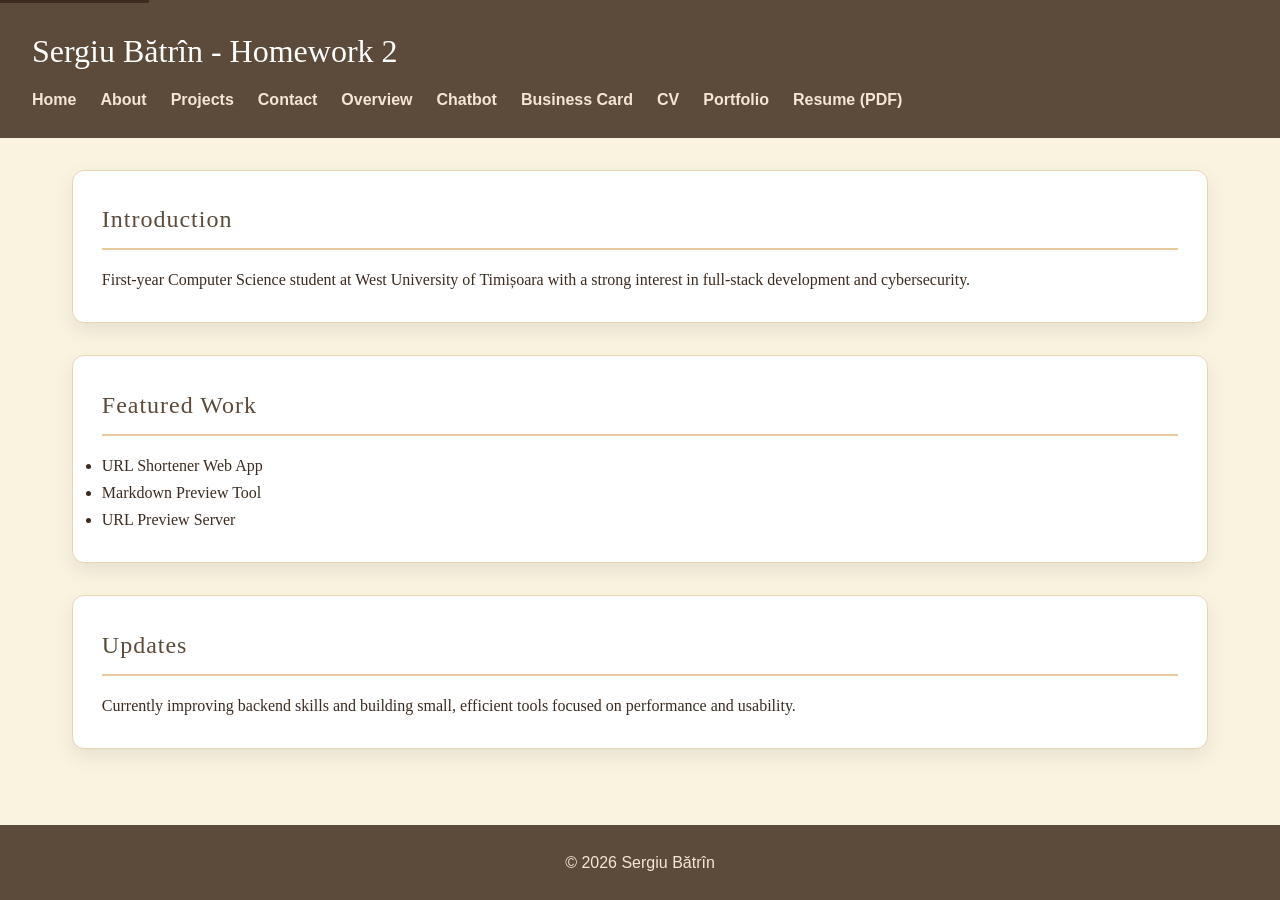
<file: index.html>
<!DOCTYPE html>
<html lang="en">
<head>
    <style>
    h2 {
        letter-spacing: 1px;
    }
</style>
    <meta charset="UTF-8">
    <meta name="viewport" content="width=device-width, initial-scale=1.0">
    <title>Sergiu Bătrîn - Portfolio</title>
    <link rel="stylesheet" href="style.css">
</head>
<body>

<a href="#main-content" class="skip-link">Skip to main content</a>

<header>
    <h1>Sergiu Bătrîn - Homework 2</h1>
    <nav>
                <ul>
      <li><a href="index.html" aria-current="page">Home</a></li>
      <li><a href="about.html">About</a></li>
      <li><a href="projects.html">Projects</a></li>
      <li><a href="contact.html">Contact</a></li>
      <li><a href="overview.html">Overview</a></li>
      <li><a href="chatbot.html">Chatbot</a></li>
      <li><a href="card.html">Business Card</a></li>
      <li><a href="cv.html">CV</a></li>
      <li><a href="portfolio.html">Portfolio</a></li>
      <li><a href="CV.pdf">Resume (PDF)</a></li>
    </ul>
    </nav>
</header>

<main id="main-content">

<section>
    <h2>Introduction</h2>
    <p>First-year Computer Science student at West University of Timișoara with a strong interest in full-stack development and cybersecurity.</p>
</section>

<section>
    <h2>Featured Work</h2>
    <ul>
        <li>URL Shortener Web App</li>
        <li>Markdown Preview Tool</li>
        <li>URL Preview Server</li>
    </ul>
</section>

<section>
    <h2>Updates</h2>
    <p>Currently improving backend skills and building small, efficient tools focused on performance and usability.</p>
</section>

</main>

<footer>
    <p>&copy; 2026 Sergiu Bătrîn</p>
</footer>

</body>
</html>
</file>
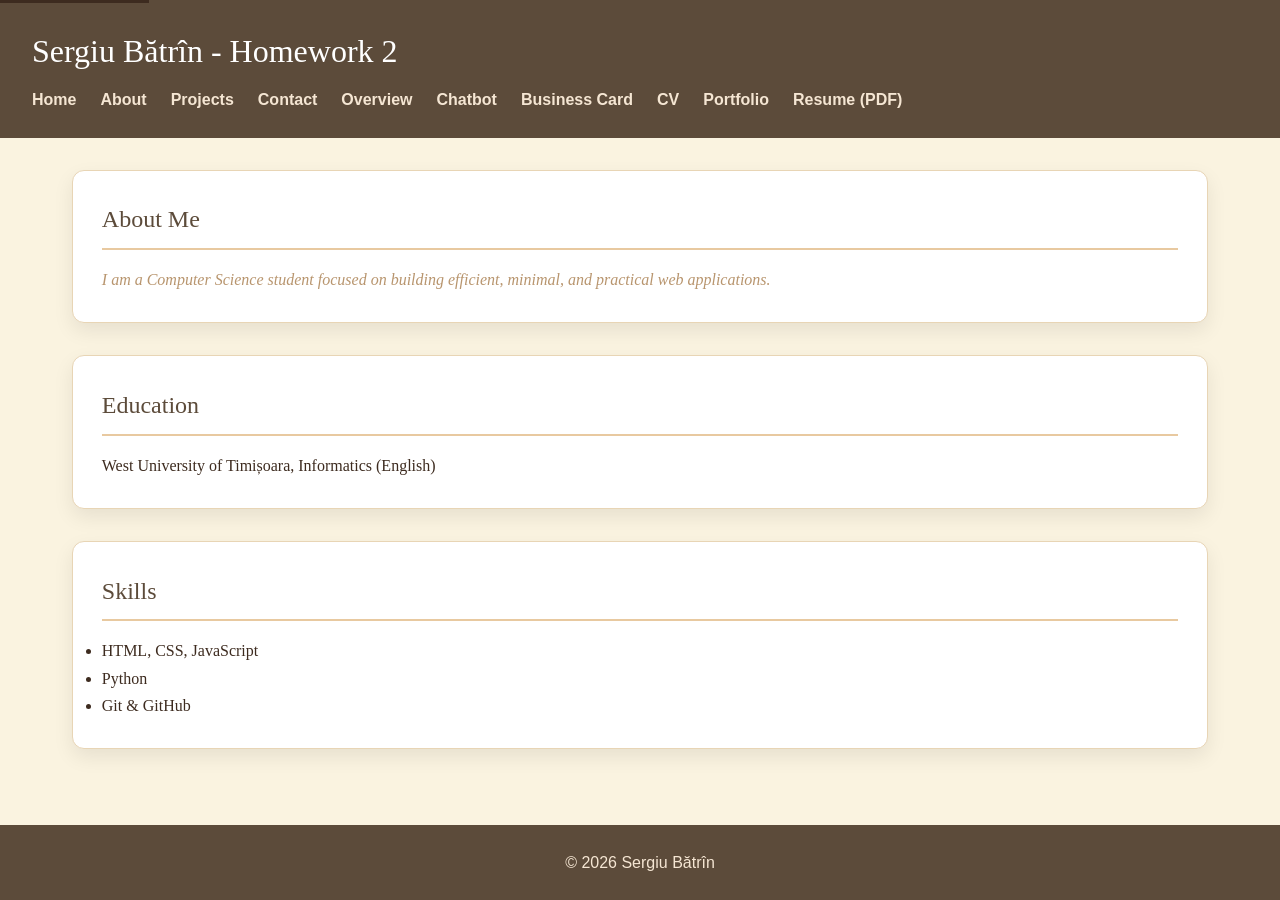
<file: about.html>
<!DOCTYPE html>
<html lang="en">
<head>
    <meta charset="UTF-8">
    <meta name="viewport" content="width=device-width, initial-scale=1.0">
    <title>About - Sergiu Bătrîn</title>
    <link rel="stylesheet" href="style.css">
</head>
<body>

<a href="#main-content" class="skip-link">Skip to main content</a>

<header>
    <h1>Sergiu Bătrîn - Homework 2</h1>
    <nav>
                <ul>
      <li><a href="index.html">Home</a></li>
      <li><a href="about.html">About</a></li>
      <li><a href="projects.html">Projects</a></li>
      <li><a href="contact.html">Contact</a></li>
      <li><a href="overview.html">Overview</a></li>
      <li><a href="chatbot.html">Chatbot</a></li>
      <li><a href="card.html">Business Card</a></li>
      <li><a href="cv.html" aria-current="page">CV</a></li>
      <li><a href="portfolio.html">Portfolio</a></li>
      <li><a href="CV.pdf">Resume (PDF)</a></li>
    </ul>
    </nav>
</header>

<main id="main-content">
<section>
    <h2>About Me</h2>
    <p style="color: #b8956e; font-style: italic;">I am a Computer Science student focused on building efficient, minimal, and practical web applications.</p>
</section>

<section>
    <h2>Education</h2>
    <p>West University of Timișoara, Informatics (English)</p>
</section>

<section>
    <h2>Skills</h2>
    <ul>
        <li>HTML, CSS, JavaScript</li>
        <li>Python</li>
        <li>Git & GitHub</li>
    </ul>
</section>

</main>

<footer>
    <p>&copy; 2026 Sergiu Bătrîn</p>
</footer>

</body>
</html>
</file>
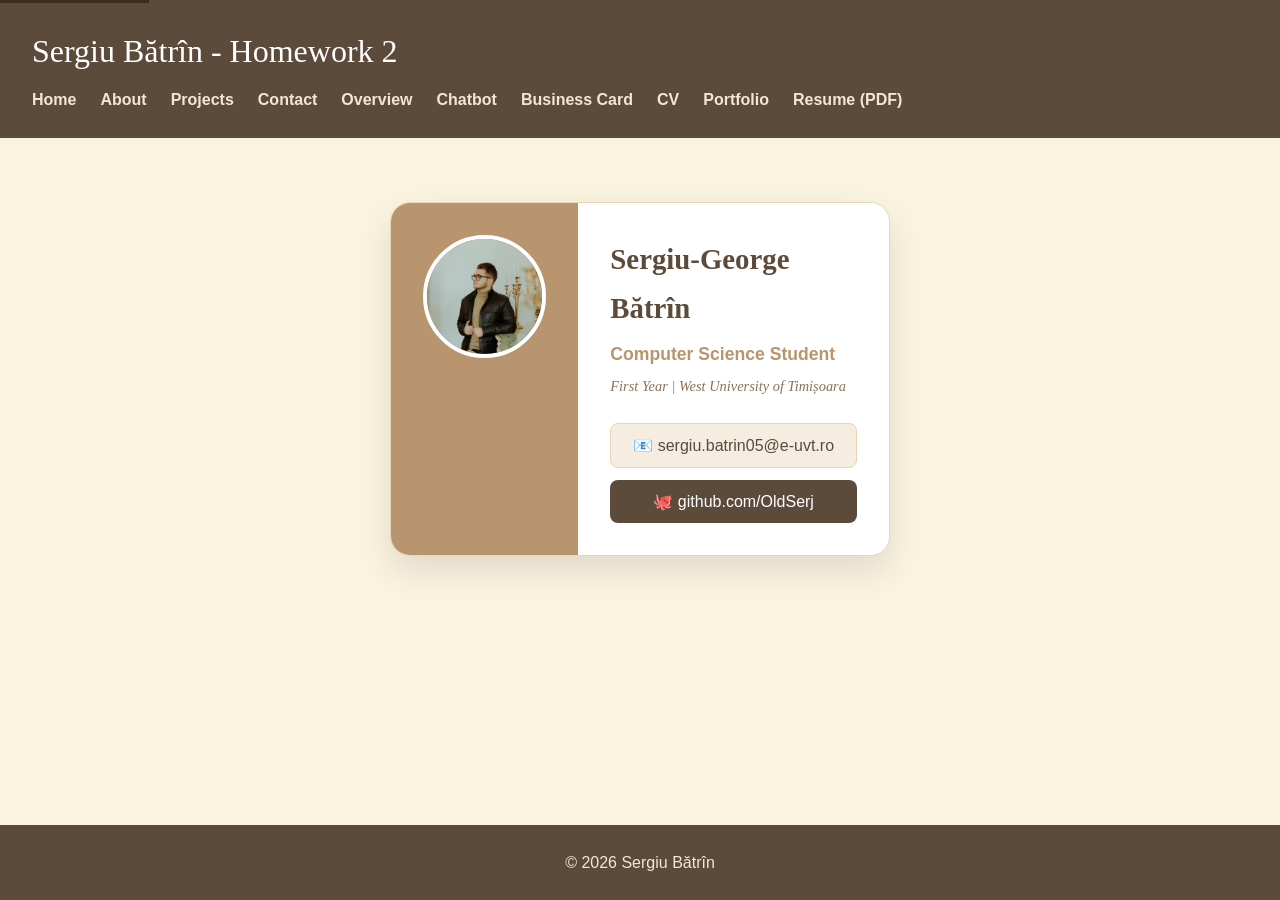
<file: card.html>
<!DOCTYPE html>
<html lang="en">
<head>
    <meta charset="UTF-8">
    <meta name="viewport" content="width=device-width, initial-scale=1.0">
    <title>Business Card - Sergiu Bătrîn</title>
    <link rel="stylesheet" href="style.css">
    <link rel="stylesheet" href="card.css">
</head>
<body>

<a href="#main-content" class="skip-link">Skip to main content</a>

<header>
    <h1>Sergiu Bătrîn - Homework 2</h1>
    <nav>
        <ul>
      <li><a href="index.html">Home</a></li>
      <li><a href="about.html">About</a></li>
      <li><a href="projects.html">Projects</a></li>
      <li><a href="contact.html">Contact</a></li>
      <li><a href="overview.html">Overview</a></li>
      <li><a href="chatbot.html">Chatbot</a></li>
      <li><a href="card.html" aria-current="page">Business Card</a></li>
      <li><a href="cv.html">CV</a></li>
      <li><a href="portfolio.html">Portfolio</a></li>
      <li><a href="CV.pdf">Resume (PDF)</a></li>
    </ul>
    </nav>
</header>

<main id="main-content">
    <div class="business-card">
        <div class="card-image">
            <img src="serj.jpg" alt="Sergiu Bătrîn profile photo">
        </div>
        <div class="card-content">
            <h2 id="name">Sergiu-George Bătrîn</h2>
            <p class="specialization">Computer Science Student</p>
            <p class="year">First Year | West University of Timișoara</p>
            <div class="card-links">
                <a href="mailto:sergiu.batrin05@e-uvt.ro" class="email-link">📧 sergiu.batrin05@e-uvt.ro</a>
                <a href="https://github.com/OldSerj" class="github-link">🐙 github.com/OldSerj</a>
            </div>
        </div>
    </div>
</main>

<footer>
    <p>&copy; 2026 Sergiu Bătrîn</p>
</footer>

</body>
</html>
</file>
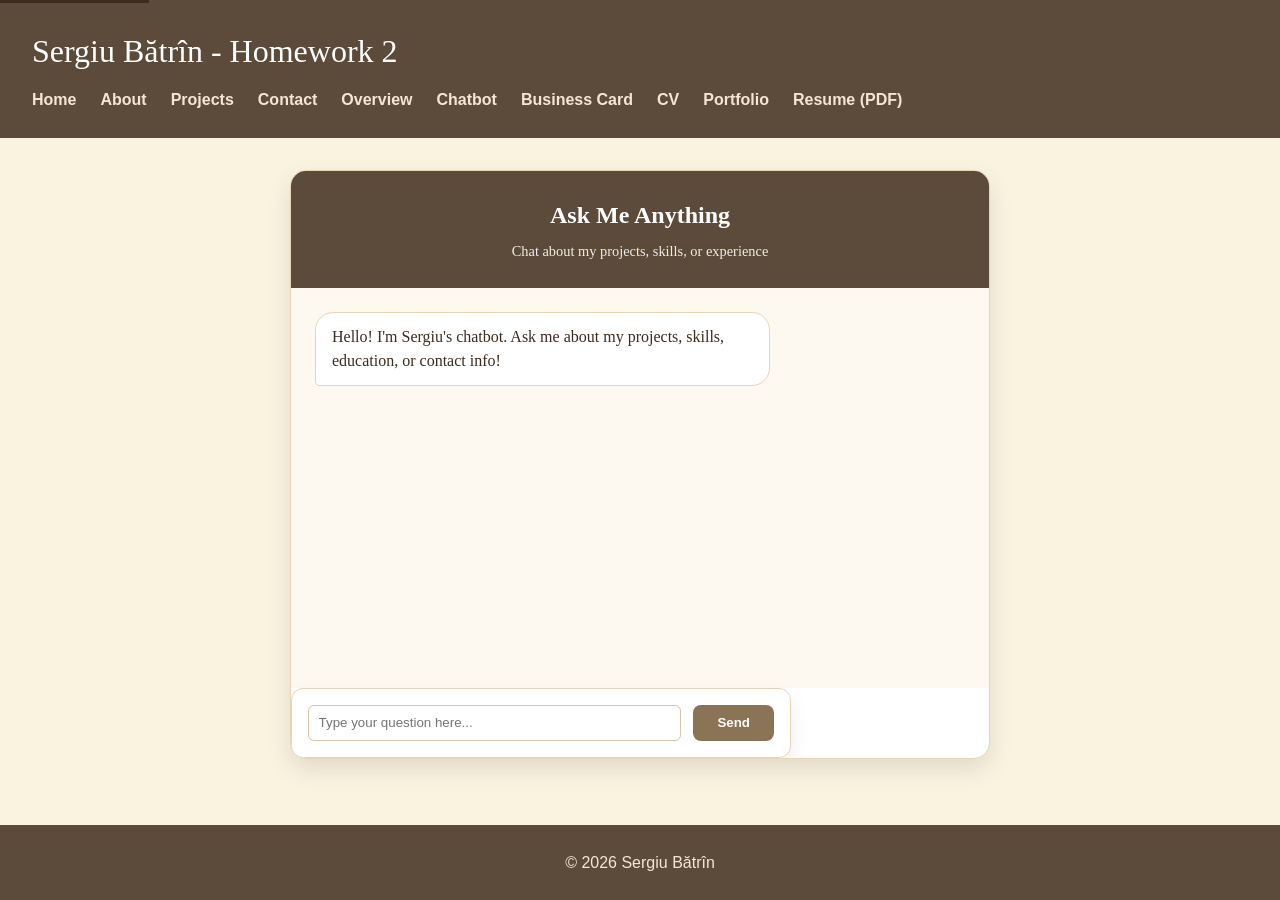
<file: chatbot.html>
<!DOCTYPE html>
<html lang="en">
<head>
    <meta charset="UTF-8">
    <meta name="viewport" content="width=device-width, initial-scale=1.0">
    <title>Chatbot - Sergiu Bătrîn</title>
    <link rel="stylesheet" href="style.css">
    <link rel="stylesheet" href="chatbot.css">
</head>
<body>

<a href="#main-content" class="skip-link">Skip to main content</a>

<header>
    <h1>Sergiu Bătrîn - Homework 2</h1>
    <nav>
        <ul>
      <li><a href="index.html">Home</a></li>
      <li><a href="about.html">About</a></li>
      <li><a href="projects.html">Projects</a></li>
      <li><a href="contact.html">Contact</a></li>
      <li><a href="overview.html">Overview</a></li>
      <li><a href="chatbot.html" aria-current="page">Chatbot</a></li>
      <li><a href="card.html">Business Card</a></li>
      <li><a href="cv.html">CV</a></li>
      <li><a href="portfolio.html">Portfolio</a></li>
      <li><a href="CV.pdf">Resume (PDF)</a></li>
    </ul>
    </nav>
</header>

<main id="main-content">
    <div class="chatbot-container">
        <div class="chat-header">
            <h2>Ask Me Anything</h2>
            <p>Chat about my projects, skills, or experience</p>
        </div>
        
        <div class="chat-messages" id="chatMessages">
            <div class="message bot">
                <div class="message-content">
                    Hello! I'm Sergiu's chatbot. Ask me about my projects, skills, education, or contact info!
                </div>
            </div>
        </div>
        
        <form id="chatForm" class="chat-form">
            <input type="text" id="userInput" placeholder="Type your question here..." required>
            <button type="submit">Send</button>
        </form>
    </div>
</main>

<footer>
    <p>&copy; 2026 Sergiu Bătrîn</p>
</footer>

<script src="chatbot.js"></script>
</body>
</html>
</file>
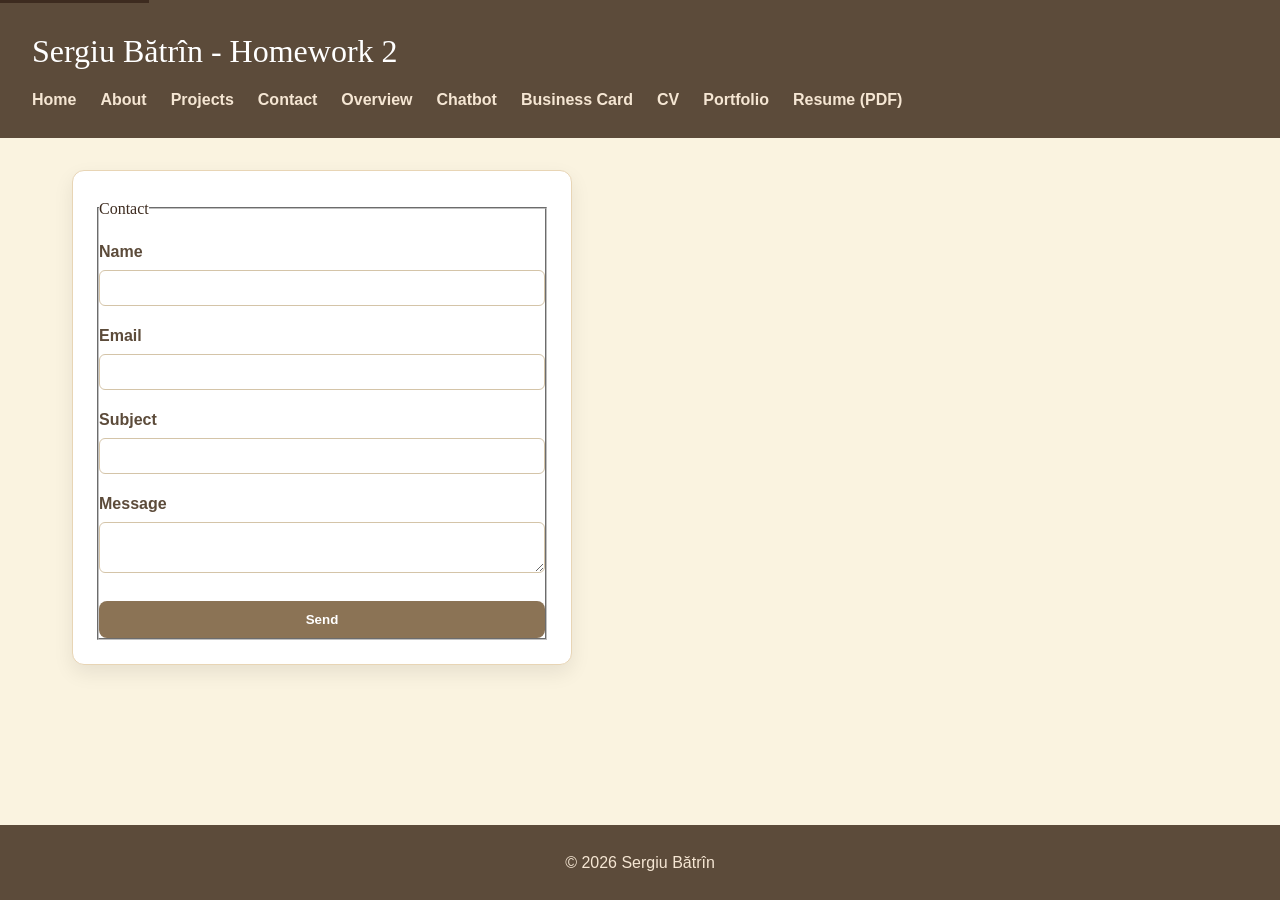
<file: contact.html>
<!DOCTYPE html>
<html lang="en">
<head>
    <meta charset="UTF-8">
    <meta name="viewport" content="width=device-width, initial-scale=1.0">
    <title>Contact - Sergiu Bătrîn</title>
    <link rel="stylesheet" href="style.css">
</head>
<body>

<a href="#main-content" class="skip-link">Skip to main content</a>

<header>
    <h1>Sergiu Bătrîn - Homework 2</h1>
    <nav>
        <ul>
      <li><a href="index.html">Home</a></li>
      <li><a href="about.html">About</a></li>
      <li><a href="projects.html">Projects</a></li>
      <li><a href="contact.html" aria-current="page">Contact</a></li>
      <li><a href="overview.html">Overview</a></li>
      <li><a href="chatbot.html">Chatbot</a></li>
      <li><a href="card.html">Business Card</a></li>
      <li><a href="cv.html">CV</a></li>
      <li><a href="portfolio.html">Portfolio</a></li>
      <li><a href="CV.pdf">Resume (PDF)</a></li>
    </ul>
    </nav>
</header>

<main id="main-content">

<form>
    <fieldset>
        <legend>Contact</legend>

        <label for="name">Name</label>
        <input type="text" id="name" name="name" required>

        <label for="email">Email</label>
        <input type="email" id="email" name="email" required>

        <label for="subject">Subject</label>
        <input type="text" id="subject" name="subject" required>

        <label for="message">Message</label>
        <textarea id="message" name="message" required></textarea>

        <button type="submit">Send</button>
    </fieldset>
</form>

</main>

<footer>
    <p>&copy; 2026 Sergiu Bătrîn</p>
</footer>

</body>
</html>
</file>
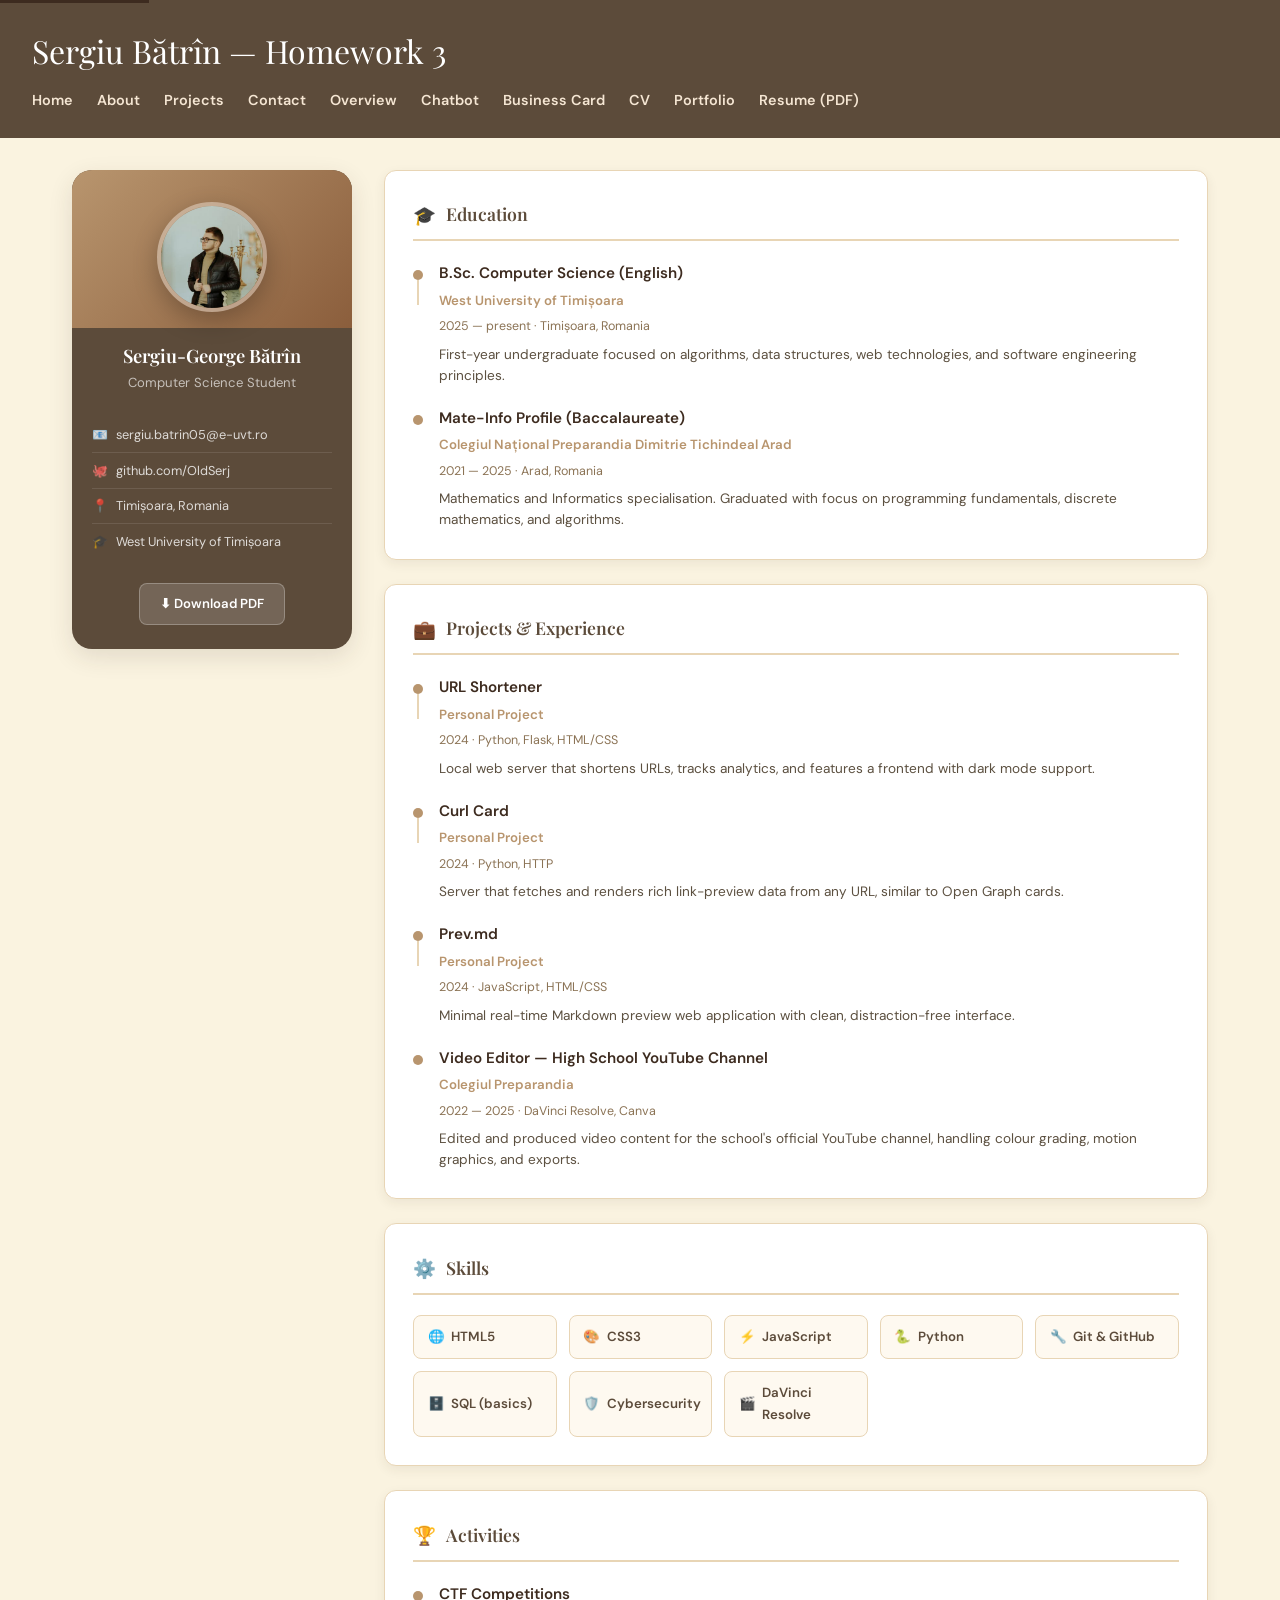
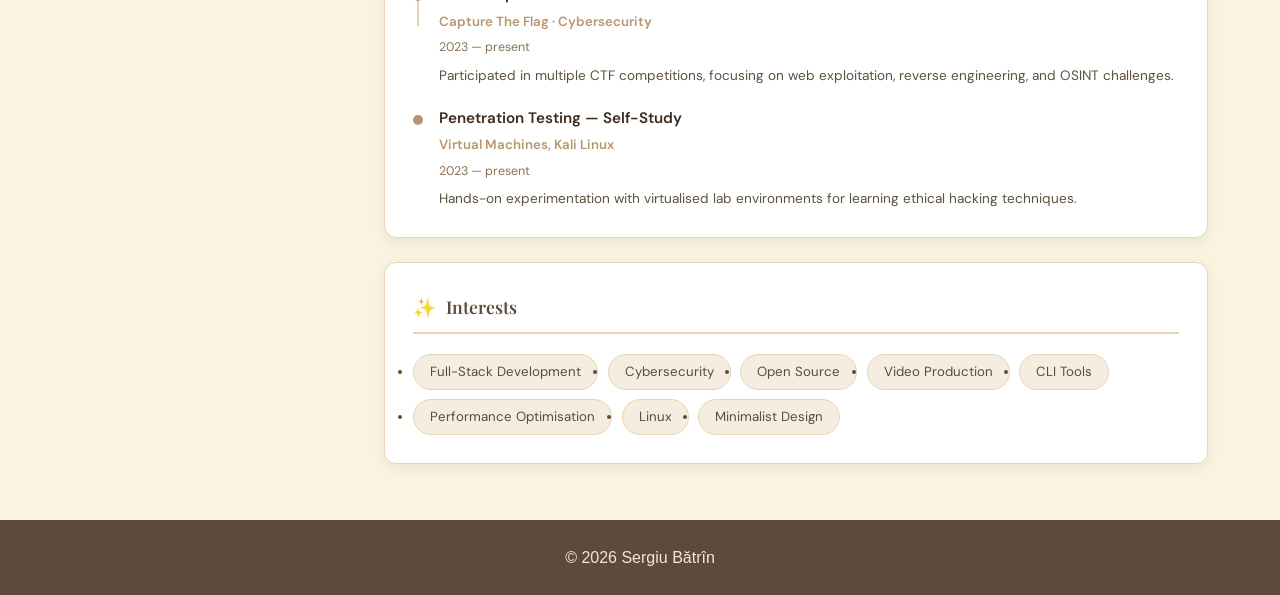
<file: cv.html>
<!DOCTYPE html>
<html lang="en">
<head>
  <meta charset="UTF-8">
  <meta name="viewport" content="width=device-width, initial-scale=1.0">
  <title>CV — Sergiu Bătrîn</title>
  <meta name="description" content="Curriculum Vitae of Sergiu Bătrîn, Computer Science student at West University of Timișoara.">
  <link rel="preconnect" href="https://fonts.googleapis.com">
  <link rel="preconnect" href="https://fonts.gstatic.com" crossorigin>
  <link href="https://fonts.googleapis.com/css2?family=Playfair+Display:ital,wght@0,400;0,600;1,400&family=DM+Sans:wght@400;500;600&display=swap" rel="stylesheet">
  <link rel="stylesheet" href="style.css">
  <style>
    :root {
      --cream:      #faf3e0;
      --white:      #ffffff;
      --brown-dark: #3d2b1f;
      --brown-mid:  #5c4b3a;
      --brown-lite: #8B7355;
      --tan:        #b8956e;
      --tan-lite:   #e8d5b5;
      --tan-bg:     #f5ede0;
      --tan-pale:   #fef9f0;
      --font-serif: 'Playfair Display', Georgia, serif;
      --font-sans:  'DM Sans', Arial, sans-serif;
      --shadow-md:  0 8px 24px rgba(61,43,31,.12);
      --radius-md:  12px;
      --radius-lg:  20px;
      --transition: .25s ease;
    }

    header h1 { font-family: var(--font-serif); }
    nav a { font-family: var(--font-sans); font-size: .9rem; font-weight: 600; }
    nav a:focus-visible { outline: 3px solid var(--tan); outline-offset: 3px; border-radius: 2px; }

    .cv-wrap {
      display: grid;
      grid-template-columns: 280px 1fr;
      gap: 2rem;
      align-items: start;
    }

    .cv-sidebar {
      position: sticky;
      top: 6rem;
    }
    .cv-profile-card {
      background: var(--brown-mid);
      border-radius: var(--radius-lg);
      overflow: hidden;
      box-shadow: var(--shadow-md);
      text-align: center;
      padding-bottom: 1.5rem;
      animation: slideIn .5s ease both;
    }
    @keyframes slideIn {
      from { opacity:0; transform: translateY(20px); }
      to   { opacity:1; transform: translateY(0); }
    }
    .cv-photo-wrap {
      background: linear-gradient(135deg, var(--tan) 0%, #8B5E3C 100%);
      padding: 2rem 2rem 1rem;
    }
    .cv-photo {
      width: 110px;
      height: 110px;
      border-radius: 50%;
      border: 4px solid rgba(255,255,255,.35);
      object-fit: cover;
      object-position: center top;
      margin: 0 auto;
      display: block;
      box-shadow: 0 8px 24px rgba(0,0,0,.25);
    }
    .cv-name {
      font-family: var(--font-serif);
      font-size: 1.15rem;
      font-weight: 600;
      color: var(--white);
      margin: 1rem 1rem .25rem;
      line-height: 1.3;
    }
    .cv-role {
      font-family: var(--font-sans);
      font-size: .82rem;
      color: rgba(255,255,255,.65);
      margin: 0 1rem 1.5rem;
    }
    .cv-contact-list {
      list-style: none;
      padding: 0 1.25rem;
      margin-bottom: 1rem;
    }
    .cv-contact-list li {
      font-family: var(--font-sans);
      font-size: .8rem;
      color: rgba(255,255,255,.8);
      padding: .4rem 0;
      border-bottom: 1px solid rgba(255,255,255,.1);
      display: flex;
      align-items: center;
      gap: .5rem;
      word-break: break-all;
    }
    .cv-contact-list li:last-child { border-bottom: none; }
    .cv-dl-btn {
      display: inline-block;
      background: rgba(255,255,255,.15);
      color: var(--white);
      border: 1px solid rgba(255,255,255,.25);
      border-radius: 8px;
      font-family: var(--font-sans);
      font-size: .82rem;
      font-weight: 600;
      padding: .55rem 1.25rem;
      text-decoration: none;
      transition: background var(--transition);
      margin-top: .5rem;
    }
    .cv-dl-btn:hover { background: rgba(255,255,255,.25); }
    .cv-dl-btn:focus-visible { outline: 3px solid var(--tan); outline-offset: 3px; border-radius: 8px; }

    .cv-main { min-width: 0; }

    .cv-section {
      background: var(--white);
      border: 1px solid var(--tan-lite);
      border-radius: var(--radius-md);
      padding: 1.75rem;
      margin-bottom: 1.5rem;
      box-shadow: 0 4px 12px rgba(61,43,31,.07);
      animation: slideIn .5s ease both;
    }
    .cv-section:nth-child(1) { animation-delay: .05s; }
    .cv-section:nth-child(2) { animation-delay: .1s; }
    .cv-section:nth-child(3) { animation-delay: .15s; }
    .cv-section:nth-child(4) { animation-delay: .2s; }
    .cv-section:nth-child(5) { animation-delay: .25s; }

    .cv-section-title {
      font-family: var(--font-serif);
      font-size: 1.1rem;
      font-weight: 600;
      color: var(--brown-mid);
      padding-bottom: .6rem;
      margin-bottom: 1.25rem;
      border-bottom: 2px solid var(--tan-lite);
      display: flex;
      align-items: center;
      gap: .6rem;
    }
    .cv-section-title span { font-size: 1.15rem; }

    .cv-timeline { display: flex; flex-direction: column; gap: 1.25rem; }
    .cv-item { display: flex; gap: 1rem; }
    .cv-item-dot {
      flex-shrink: 0;
      width: 10px;
      height: 10px;
      border-radius: 50%;
      background: var(--tan);
      margin-top: .55rem;
      position: relative;
    }
    .cv-item-dot::after {
      content: '';
      position: absolute;
      top: 10px; left: 4px;
      width: 2px;
      height: calc(100% + 15px);
      background: var(--tan-lite);
    }
    .cv-timeline > .cv-item:last-child .cv-item-dot::after { display: none; }
    .cv-item-body { flex: 1; min-width: 0; }
    .cv-item-title {
      font-family: var(--font-sans);
      font-weight: 600;
      font-size: .95rem;
      color: var(--brown-dark);
      margin-bottom: .15rem;
    }
    .cv-item-subtitle {
      font-family: var(--font-sans);
      font-size: .83rem;
      color: var(--tan);
      font-weight: 600;
      margin-bottom: .25rem;
    }
    .cv-item-meta {
      font-family: var(--font-sans);
      font-size: .78rem;
      color: var(--brown-lite);
      margin-bottom: .4rem;
    }
    .cv-item-desc {
      font-family: var(--font-sans);
      font-size: .85rem;
      color: #5c5040;
      line-height: 1.55;
    }

    .skills-grid {
      display: grid;
      grid-template-columns: repeat(auto-fill, minmax(130px, 1fr));
      gap: .75rem;
    }
    .skill-item {
      background: var(--tan-pale);
      border: 1px solid var(--tan-lite);
      border-radius: 8px;
      padding: .6rem .85rem;
      font-family: var(--font-sans);
      font-size: .83rem;
      font-weight: 600;
      color: var(--brown-mid);
      display: flex;
      align-items: center;
      gap: .4rem;
      transition: transform var(--transition), box-shadow var(--transition);
    }
    .skill-item:hover { transform: translateY(-2px); box-shadow: 0 4px 10px rgba(61,43,31,.1); }

    .interests-list {
      display: flex;
      flex-wrap: wrap;
      gap: .6rem;
    }
    .interest-tag {
      background: var(--tan-bg);
      border: 1px solid var(--tan-lite);
      border-radius: 50px;
      padding: .35rem 1rem;
      font-family: var(--font-sans);
      font-size: .83rem;
      color: var(--brown-mid);
    }

    @media (max-width: 750px) {
      .cv-wrap { grid-template-columns: 1fr; }
      .cv-sidebar { position: static; }
    }
  </style>
</head>
<body>

<a href="#main-content" class="skip-link">Skip to main content</a>

<header>
  <h1>Sergiu Bătrîn — Homework 3</h1>
  <nav aria-label="Main navigation">
    <ul>
      <li><a href="index.html">Home</a></li>
      <li><a href="about.html">About</a></li>
      <li><a href="projects.html">Projects</a></li>
      <li><a href="contact.html">Contact</a></li>
      <li><a href="overview.html">Overview</a></li>
      <li><a href="chatbot.html">Chatbot</a></li>
      <li><a href="card.html">Business Card</a></li>
      <li><a href="cv.html" aria-current="page">CV</a></li>
      <li><a href="portfolio.html">Portfolio</a></li>
      <li><a href="CV.pdf">Resume (PDF)</a></li>
    </ul>
  </nav>
</header>

<main id="main-content">

  <div class="cv-wrap">

    <aside class="cv-sidebar" aria-label="Profile and contact">
      <div class="cv-profile-card">
        <div class="cv-photo-wrap">
          <img src="serj.jpg" alt="Sergiu Bătrîn" class="cv-photo" width="110" height="110" loading="eager">
        </div>
        <p class="cv-name">Sergiu-George Bătrîn</p>
        <p class="cv-role">Computer Science Student</p>
        <ul class="cv-contact-list" aria-label="Contact details">
          <li><span aria-hidden="true">📧</span> sergiu.batrin05@e-uvt.ro</li>
          <li><span aria-hidden="true">🐙</span> github.com/OldSerj</li>
          <li><span aria-hidden="true">📍</span> Timișoara, Romania</li>
          <li><span aria-hidden="true">🎓</span> West University of Timișoara</li>
        </ul>
        <a href="CV.pdf" class="cv-dl-btn" download aria-label="Download CV as PDF">⬇ Download PDF</a>
      </div>
    </aside>

    <div class="cv-main" role="region" aria-label="Curriculum Vitae">

      <section class="cv-section" aria-labelledby="cv-edu">
        <h2 id="cv-edu" class="cv-section-title"><span aria-hidden="true">🎓</span> Education</h2>
        <div class="cv-timeline">
          <div class="cv-item">
            <div class="cv-item-dot" aria-hidden="true"></div>
            <div class="cv-item-body">
              <p class="cv-item-title">B.Sc. Computer Science (English)</p>
              <p class="cv-item-subtitle">West University of Timișoara</p>
              <p class="cv-item-meta">2025 — present · Timișoara, Romania</p>
              <p class="cv-item-desc">First-year undergraduate focused on algorithms, data structures, web technologies, and software engineering principles.</p>
            </div>
          </div>
          <div class="cv-item">
            <div class="cv-item-dot" aria-hidden="true"></div>
            <div class="cv-item-body">
              <p class="cv-item-title">Mate-Info Profile (Baccalaureate)</p>
              <p class="cv-item-subtitle">Colegiul Național Preparandia Dimitrie Tichindeal Arad</p>
              <p class="cv-item-meta">2021 — 2025 · Arad, Romania</p>
              <p class="cv-item-desc">Mathematics and Informatics specialisation. Graduated with focus on programming fundamentals, discrete mathematics, and algorithms.</p>
            </div>
          </div>
        </div>
      </section>

      <section class="cv-section" aria-labelledby="cv-exp">
        <h2 id="cv-exp" class="cv-section-title"><span aria-hidden="true">💼</span> Projects &amp; Experience</h2>
        <div class="cv-timeline">
          <div class="cv-item">
            <div class="cv-item-dot" aria-hidden="true"></div>
            <div class="cv-item-body">
              <p class="cv-item-title">URL Shortener</p>
              <p class="cv-item-subtitle">Personal Project</p>
              <p class="cv-item-meta">2024 · Python, Flask, HTML/CSS</p>
              <p class="cv-item-desc">Local web server that shortens URLs, tracks analytics, and features a frontend with dark mode support.</p>
            </div>
          </div>
          <div class="cv-item">
            <div class="cv-item-dot" aria-hidden="true"></div>
            <div class="cv-item-body">
              <p class="cv-item-title">Curl Card</p>
              <p class="cv-item-subtitle">Personal Project</p>
              <p class="cv-item-meta">2024 · Python, HTTP</p>
              <p class="cv-item-desc">Server that fetches and renders rich link-preview data from any URL, similar to Open Graph cards.</p>
            </div>
          </div>
          <div class="cv-item">
            <div class="cv-item-dot" aria-hidden="true"></div>
            <div class="cv-item-body">
              <p class="cv-item-title">Prev.md</p>
              <p class="cv-item-subtitle">Personal Project</p>
              <p class="cv-item-meta">2024 · JavaScript, HTML/CSS</p>
              <p class="cv-item-desc">Minimal real-time Markdown preview web application with clean, distraction-free interface.</p>
            </div>
          </div>
          <div class="cv-item">
            <div class="cv-item-dot" aria-hidden="true"></div>
            <div class="cv-item-body">
              <p class="cv-item-title">Video Editor — High School YouTube Channel</p>
              <p class="cv-item-subtitle">Colegiul Preparandia</p>
              <p class="cv-item-meta">2022 — 2025 · DaVinci Resolve, Canva</p>
              <p class="cv-item-desc">Edited and produced video content for the school's official YouTube channel, handling colour grading, motion graphics, and exports.</p>
            </div>
          </div>
        </div>
      </section>

      <section class="cv-section" aria-labelledby="cv-skills">
        <h2 id="cv-skills" class="cv-section-title"><span aria-hidden="true">⚙️</span> Skills</h2>
        <div class="skills-grid" role="list">
          <div class="skill-item" role="listitem"><span aria-hidden="true">🌐</span> HTML5</div>
          <div class="skill-item" role="listitem"><span aria-hidden="true">🎨</span> CSS3</div>
          <div class="skill-item" role="listitem"><span aria-hidden="true">⚡</span> JavaScript</div>
          <div class="skill-item" role="listitem"><span aria-hidden="true">🐍</span> Python</div>
          <div class="skill-item" role="listitem"><span aria-hidden="true">🔧</span> Git &amp; GitHub</div>
          <div class="skill-item" role="listitem"><span aria-hidden="true">🗄️</span> SQL (basics)</div>
          <div class="skill-item" role="listitem"><span aria-hidden="true">🛡️</span> Cybersecurity</div>
          <div class="skill-item" role="listitem"><span aria-hidden="true">🎬</span> DaVinci Resolve</div>
        </div>
      </section>

      <section class="cv-section" aria-labelledby="cv-cert">
        <h2 id="cv-cert" class="cv-section-title"><span aria-hidden="true">🏆</span> Activities</h2>
        <div class="cv-timeline">
          <div class="cv-item">
            <div class="cv-item-dot" aria-hidden="true"></div>
            <div class="cv-item-body">
              <p class="cv-item-title">CTF Competitions</p>
              <p class="cv-item-subtitle">Capture The Flag · Cybersecurity</p>
              <p class="cv-item-meta">2023 — present</p>
              <p class="cv-item-desc">Participated in multiple CTF competitions, focusing on web exploitation, reverse engineering, and OSINT challenges.</p>
            </div>
          </div>
          <div class="cv-item">
            <div class="cv-item-dot" aria-hidden="true"></div>
            <div class="cv-item-body">
              <p class="cv-item-title">Penetration Testing — Self-Study</p>
              <p class="cv-item-subtitle">Virtual Machines, Kali Linux</p>
              <p class="cv-item-meta">2023 — present</p>
              <p class="cv-item-desc">Hands-on experimentation with virtualised lab environments for learning ethical hacking techniques.</p>
            </div>
          </div>
        </div>
      </section>

      <section class="cv-section" aria-labelledby="cv-interests">
        <h2 id="cv-interests" class="cv-section-title"><span aria-hidden="true">✨</span> Interests</h2>
        <ul class="interests-list" aria-label="Personal interests">
          <li class="interest-tag">Full-Stack Development</li>
          <li class="interest-tag">Cybersecurity</li>
          <li class="interest-tag">Open Source</li>
          <li class="interest-tag">Video Production</li>
          <li class="interest-tag">CLI Tools</li>
          <li class="interest-tag">Performance Optimisation</li>
          <li class="interest-tag">Linux</li>
          <li class="interest-tag">Minimalist Design</li>
        </ul>
      </section>

    </div>
  </div>

</main>

<footer>
  <p>&copy; 2026 Sergiu Bătrîn</p>
</footer>

</body>
</html>
</file>
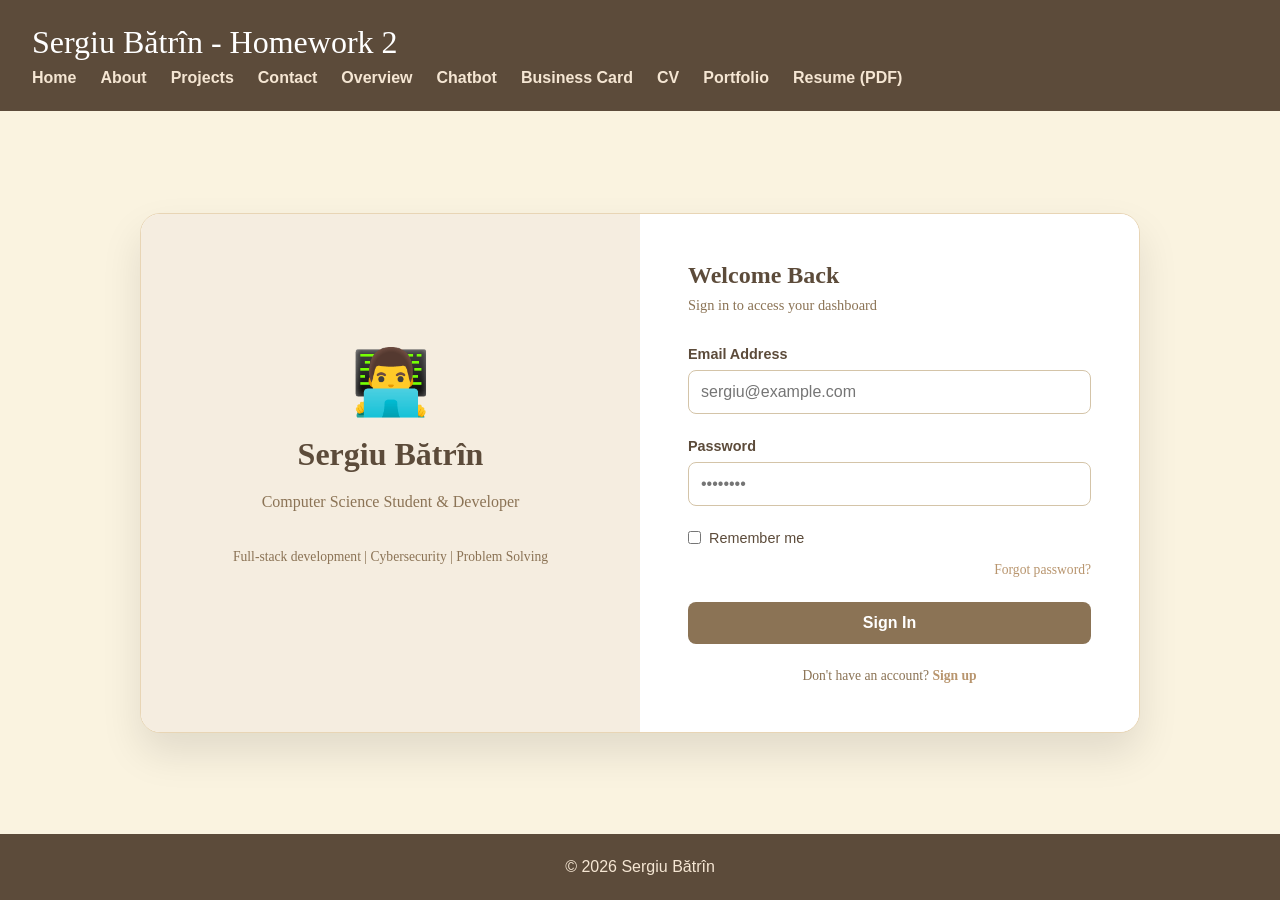
<file: login.html>
<!DOCTYPE html>
<html lang="en">
<head>
    <meta charset="UTF-8">
    <meta name="viewport" content="width=device-width, initial-scale=1.0">
    <title>Login - Sergiu Bătrîn</title>
    <style>
        
        * {
            margin: 0;
            padding: 0;
            box-sizing: border-box;
        }
        
        body {
            font-family: 'Georgia', 'Times New Roman', serif;
            background: #faf3e0;
            min-height: 100vh;
            display: flex;
            flex-direction: column;
        }
        
        header {
            background: #5c4b3a;
            color: white;
            padding: 1.5rem 2rem;
        }
        
        header h1 {
            margin-bottom: 0.5rem;
            font-family: 'Georgia', 'Times New Roman', serif;
            font-weight: normal;
        }
        
        nav ul {
            display: flex;
            gap: 1.5rem;
            list-style: none;
            flex-wrap: wrap;
        }
        
        nav a {
            color: #f5e6d3;
            text-decoration: none;
            font-weight: 600;
            transition: 0.3s;
            font-family: Arial, sans-serif;
        }
        
        nav a:hover {
            color: #e8c9a0;
        }
        
        main {
            flex: 1;
            display: flex;
            justify-content: center;
            align-items: center;
            padding: 2rem;
        }
        
        .login-container {
            display: flex;
            max-width: 1000px;
            width: 100%;
            background: white;
            border-radius: 20px;
            overflow: hidden;
            box-shadow: 0 20px 40px rgba(0,0,0,0.1);
            border: 1px solid #e8d5b5;
        }
        
        .login-brand {
            flex: 1;
            background: #f5ede0;
            padding: 3rem;
            display: flex;
            flex-direction: column;
            justify-content: center;
            text-align: center;
        }
        
        .login-brand h2 {
            color: #5c4b3a;
            font-size: 2rem;
            margin-bottom: 1rem;
            font-family: 'Georgia', 'Times New Roman', serif;
            border-bottom: none;
        }
        
        .login-brand p {
            color: #8B7355;
            line-height: 1.6;
            margin-bottom: 2rem;
        }
        
        .brand-icon {
            font-size: 4rem;
            margin-bottom: 1rem;
        }
        
        .login-form {
            flex: 1;
            padding: 3rem;
            background: white;
        }
        
        .login-form h3 {
            color: #5c4b3a;
            font-size: 1.5rem;
            margin-bottom: 0.5rem;
            font-family: 'Georgia', 'Times New Roman', serif;
        }
        
        .login-form p {
            color: #8B7355;
            margin-bottom: 2rem;
            font-size: 0.9rem;
        }
        
        .form-group {
            margin-bottom: 1.5rem;
        }
        
        label {
            display: block;
            margin-bottom: 0.5rem;
            font-weight: 600;
            color: #5c4b3a;
            font-family: Arial, sans-serif;
            font-size: 0.9rem;
        }
        
        input {
            width: 100%;
            padding: 0.75rem;
            border-radius: 8px;
            border: 1px solid #d4c4a8;
            font-family: Arial, sans-serif;
            font-size: 1rem;
            transition: all 0.3s;
        }
        
        input:focus {
            outline: none;
            border-color: #b8956e;
            box-shadow: 0 0 0 3px rgba(184, 149, 110, 0.2);
        }
        
        .checkbox-group {
            display: flex;
            align-items: center;
            gap: 0.5rem;
            margin-bottom: 1.5rem;
        }
        
        .checkbox-group input {
            width: auto;
        }
        
        .checkbox-group label {
            margin-bottom: 0;
            font-weight: normal;
        }
        
        .btn {
            width: 100%;
            padding: 0.75rem;
            border: none;
            border-radius: 8px;
            font-weight: 600;
            cursor: pointer;
            transition: 0.3s;
            font-family: Arial, sans-serif;
            font-size: 1rem;
        }
        
        .btn-primary {
            background: #8B7355;
            color: white;
        }
        
        .btn-primary:hover {
            background: #6b5740;
        }
        
        .btn-secondary {
            background: transparent;
            color: #8B7355;
            border: 1px solid #e8d5b5;
            margin-top: 1rem;
        }
        
        .btn-secondary:hover {
            background: #f5ede0;
        }
        
        .forgot-link {
            display: block;
            text-align: right;
            margin-top: -0.5rem;
            margin-bottom: 1.5rem;
            color: #b8956e;
            text-decoration: none;
            font-size: 0.85rem;
        }
        
        .forgot-link:hover {
            text-decoration: underline;
        }
        
        .signup-text {
            text-align: center;
            margin-top: 1.5rem;
            color: #8B7355;
            font-size: 0.85rem;
        }
        
        .signup-text a {
            color: #b8956e;
            text-decoration: none;
            font-weight: 600;
        }
        
        .signup-text a:hover {
            text-decoration: underline;
        }
        
        footer {
            background: #5c4b3a;
            color: #f5e6d3;
            text-align: center;
            padding: 1.5rem;
            font-family: Arial, sans-serif;
        }
        
        @media (max-width: 768px) {
            .login-container {
                flex-direction: column;
            }
            
            .login-brand {
                padding: 2rem;
            }
            
            .login-form {
                padding: 2rem;
            }
            
            nav ul {
                flex-direction: column;
                gap: 0.75rem;
            }
        }
    </style>
</head>
<body>

<a href="#main-content" class="skip-link" style="position: absolute; top: -40px; left: 0; background: #3d2b1f; color: #faf3e0; padding: 8px; z-index: 100;">Skip to main content</a>
<a href="#main-content" class="skip-link" style="position: absolute; top: -40px; left: 0; background: #3d2b1f; color: #faf3e0; padding: 8px; z-index: 100;">Skip to main content</a>

<header>
    <h1>Sergiu Bătrîn - Homework 2</h1>
    <nav>
        <ul>
      <li><a href="index.html">Home</a></li>
      <li><a href="about.html">About</a></li>
      <li><a href="projects.html">Projects</a></li>
      <li><a href="contact.html">Contact</a></li>
      <li><a href="overview.html">Overview</a></li>
      <li><a href="chatbot.html">Chatbot</a></li>
      <li><a href="card.html">Business Card</a></li>
      <li><a href="cv.html" aria-current="page">CV</a></li>
      <li><a href="portfolio.html">Portfolio</a></li>
      <li><a href="CV.pdf">Resume (PDF)</a></li>
    </ul>
    </nav>
</header>

<main id="main-content">
    <div class="login-container">
        <div class="login-brand">
            <div class="brand-icon">👨‍💻</div>
            <h2>Sergiu Bătrîn</h2>
            <p>Computer Science Student & Developer</p>
            <p style="font-size: 0.85rem;">Full-stack development | Cybersecurity | Problem Solving</p>
        </div>
        
        <div class="login-form">
            <h3>Welcome Back</h3>
            <p>Sign in to access your dashboard</p>
            
            <form id="loginForm">
                <div class="form-group">
                    <label for="email">Email Address</label>
                    <input type="email" id="email" name="email" required placeholder="sergiu@example.com">
                </div>
                
                <div class="form-group">
                    <label for="password">Password</label>
                    <input type="password" id="password" name="password" required placeholder="••••••••">
                </div>
                
                <div class="checkbox-group">
                    <input type="checkbox" id="remember" name="remember">
                    <label for="remember">Remember me</label>
                </div>
                
                <a href="#" class="forgot-link">Forgot password?</a>
                
                <button type="submit" class="btn btn-primary">Sign In</button>
            </form>
            
            <div class="signup-text">
                Don't have an account? <a href="#">Sign up</a>
            </div>
        </div>
    </div>
</main>

<footer>
    <p>&copy; 2026 Sergiu Bătrîn</p>
</footer>

<script>
    document.getElementById('loginForm').addEventListener('submit', function(e) {
        e.preventDefault();
        
        const email = document.getElementById('email').value;
        const password = document.getElementById('password').value;
        const remember = document.getElementById('remember').checked;
        
        console.log('Login attempt:', { email, password: '***', remember });
        
        if (email && password) {
            alert(`Welcome back, ${email.split('@')[0]}! (Demo mode - no actual login)`);
        } else {
            alert('Please fill in both email and password.');
        }
    });
</script>

</body>
</html>
</file>
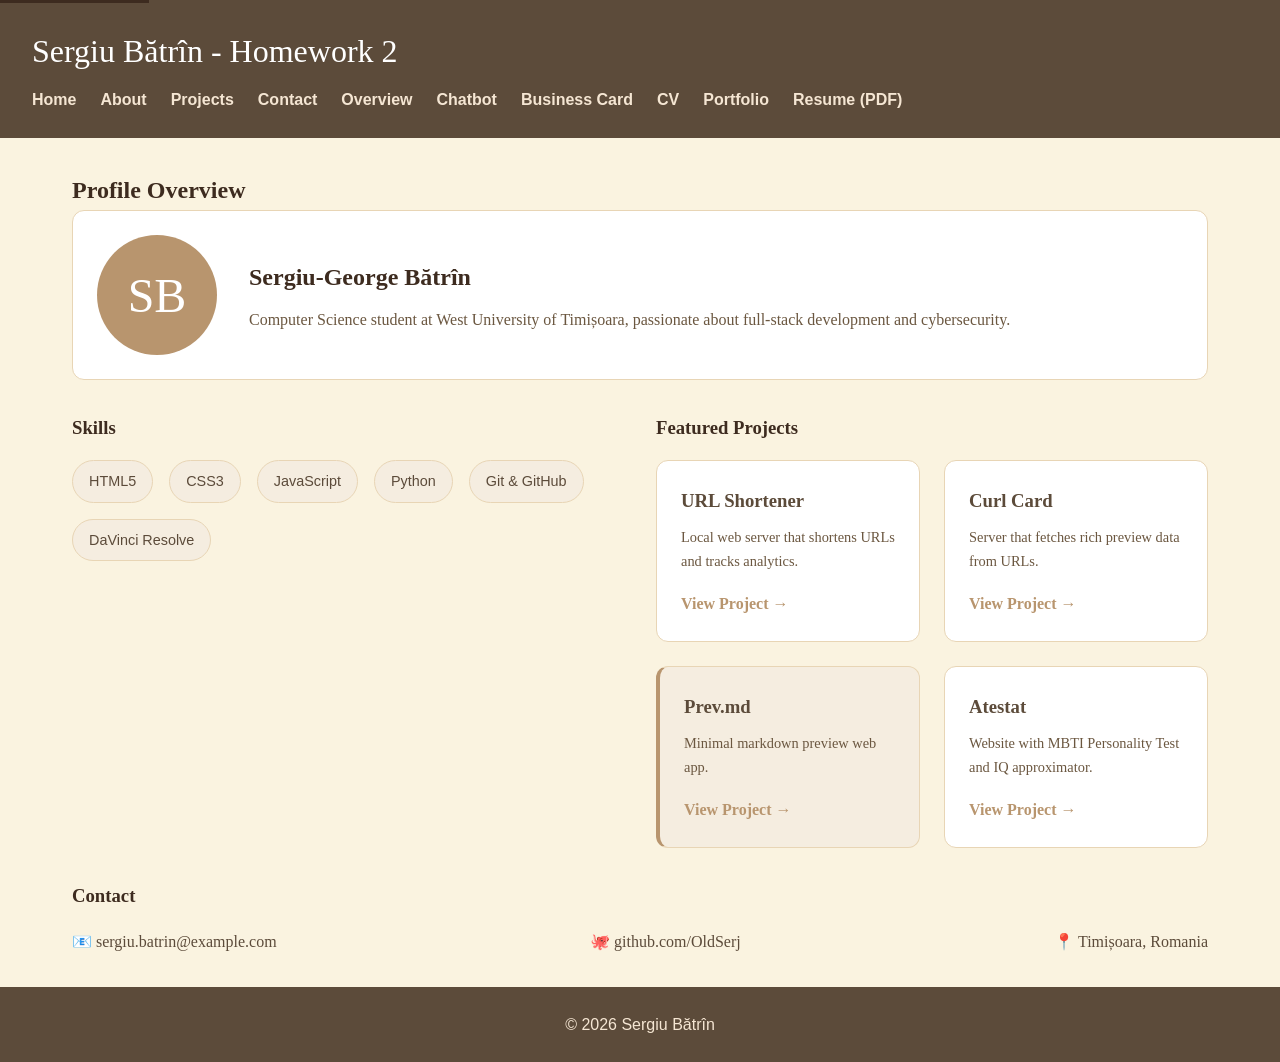
<file: overview.html>
<!DOCTYPE html>
<html lang="en">
<head>
    <meta charset="UTF-8">
    <meta name="viewport" content="width=device-width, initial-scale=1.0">
    <title>Overview - Sergiu Bătrîn</title>
    <link rel="stylesheet" href="style.css">
    <style>
        .overview-grid {
            display: grid;
            grid-template-columns: 1fr;
            gap: 2rem;
        }
        
        .profile-header {
            display: flex;
            align-items: center;
            gap: 2rem;
            flex-wrap: wrap;
            background: white;
            padding: 1.5rem;
            border-radius: 12px;
            border: 1px solid #e8d5b5;
        }
        
        .profile-avatar {
            width: 120px;
            height: 120px;
            background: #b8956e;
            border-radius: 50%;
            display: flex;
            align-items: center;
            justify-content: center;
            color: white;
            font-size: 3rem;
        }
        
        .profile-info h2 {
            margin-bottom: 0.5rem;
        }
        
        .profile-info p {
            color: #6b5740;
        }
        
        .skills-container {
            display: flex;
            flex-wrap: wrap;
            gap: 1rem;
            margin-top: 1rem;
        }
        
        .skill-tag {
            background: #f5ede0;
            padding: 0.5rem 1rem;
            border-radius: 25px;
            color: #5c4b3a;
            font-family: Arial, sans-serif;
            font-size: 0.9rem;
            border: 1px solid #e8d5b5;
        }
        
        .cards-grid {
            display: grid;
            grid-template-columns: repeat(auto-fit, minmax(250px, 1fr));
            gap: 1.5rem;
            margin-top: 1rem;
        }
        
        .project-card {
            background: white;
            border-radius: 12px;
            padding: 1.5rem;
            border: 1px solid #e8d5b5;
            transition: transform 0.3s, box-shadow 0.3s;
        }
        
        .project-card:hover {
            transform: translateY(-5px);
            box-shadow: 0 10px 25px rgba(0,0,0,0.1);
        }
        
        .project-card:nth-child(3) {
            background: #f5ede0;
            border-left: 4px solid #b8956e;
        }
        
        .project-card h3 {
            color: #5c4b3a;
            margin-bottom: 0.5rem;
        }
        
        .project-card p {
            color: #6b5740;
            font-size: 0.9rem;
        }
        
        .project-card .card-link {
            display: inline-block;
            margin-top: 1rem;
            color: #b8956e;
            text-decoration: none;
            font-weight: 600;
        }
        
        .contact-info {
            display: flex;
            flex-wrap: wrap;
            gap: 1.5rem;
            margin-top: 1rem;
            justify-content: space-between;
        }
        
        .contact-item {
            display: flex;
            align-items: center;
            gap: 0.5rem;
            color: #5c4b3a;
        }
        
        @media (min-width: 768px) {
            .overview-grid {
                grid-template-columns: 1fr 1fr;
                grid-template-areas: 
                    "profile profile"
                    "skills projects"
                    "contact contact";
            }
            
            .profile-header {
                grid-area: profile;
            }
            
            .skills-section {
                grid-area: skills;
            }
            
            .projects-section {
                grid-area: projects;
            }
            
            .contact-section {
                grid-area: contact;
            }
        }
    </style>
</head>
<body>

<a href="#main-content" class="skip-link">Skip to main content</a>

<header>
    <h1>Sergiu Bătrîn - Homework 2</h1>
    <nav>
        <ul>
      <li><a href="index.html">Home</a></li>
      <li><a href="about.html">About</a></li>
      <li><a href="projects.html">Projects</a></li>
      <li><a href="contact.html">Contact</a></li>
      <li><a href="overview.html" aria-current="page">Overview</a></li>
      <li><a href="chatbot.html">Chatbot</a></li>
      <li><a href="card.html">Business Card</a></li>
      <li><a href="cv.html" aria-current="page">CV</a></li>
      <li><a href="portfolio.html">Portfolio</a></li>
      <li><a href="CV.pdf">Resume (PDF)</a></li>
    </ul>
    </nav>
</header>

<main id="main-content">
    <h2>Profile Overview</h2>
    
    <div class="overview-grid">
        <div class="profile-header">
            <div class="profile-avatar">SB</div>
            <div class="profile-info">
                <h2>Sergiu-George Bătrîn</h2>
                <p>Computer Science student at West University of Timișoara, passionate about full-stack development and cybersecurity.</p>
            </div>
        </div>
        
        <div class="skills-section">
            <h3>Skills</h3>
            <div class="skills-container">
                <span class="skill-tag">HTML5</span>
                <span class="skill-tag">CSS3</span>
                <span class="skill-tag">JavaScript</span>
                <span class="skill-tag">Python</span>
                <span class="skill-tag">Git & GitHub</span>
                <span class="skill-tag">DaVinci Resolve</span>
            </div>
        </div>
        
        <div class="projects-section">
            <h3>Featured Projects</h3>
            <div class="cards-grid">
                <div class="project-card">
                    <h3>URL Shortener</h3>
                    <p>Local web server that shortens URLs and tracks analytics.</p>
                    <a href="#" class="card-link">View Project →</a>
                </div>
                <div class="project-card">
                    <h3>Curl Card</h3>
                    <p>Server that fetches rich preview data from URLs.</p>
                    <a href="#" class="card-link">View Project →</a>
                </div>
                <div class="project-card">
                    <h3>Prev.md</h3>
                    <p>Minimal markdown preview web app.</p>
                    <a href="#" class="card-link">View Project →</a>
                </div>
                <div class="project-card">
                    <h3>Atestat</h3>
                    <p>Website with MBTI Personality Test and IQ approximator.</p>
                    <a href="#" class="card-link">View Project →</a>
                </div>
            </div>
        </div>
        
        <div class="contact-section">
            <h3>Contact</h3>
            <div class="contact-info">
                <div class="contact-item">📧 sergiu.batrin@example.com</div>
                <div class="contact-item">🐙 github.com/OldSerj</div>
                <div class="contact-item">📍 Timișoara, Romania</div>
            </div>
        </div>
    </div>
</main>

<footer>
    <p>&copy; 2026 Sergiu Bătrîn</p>
</footer>

</body>
</html>
</file>
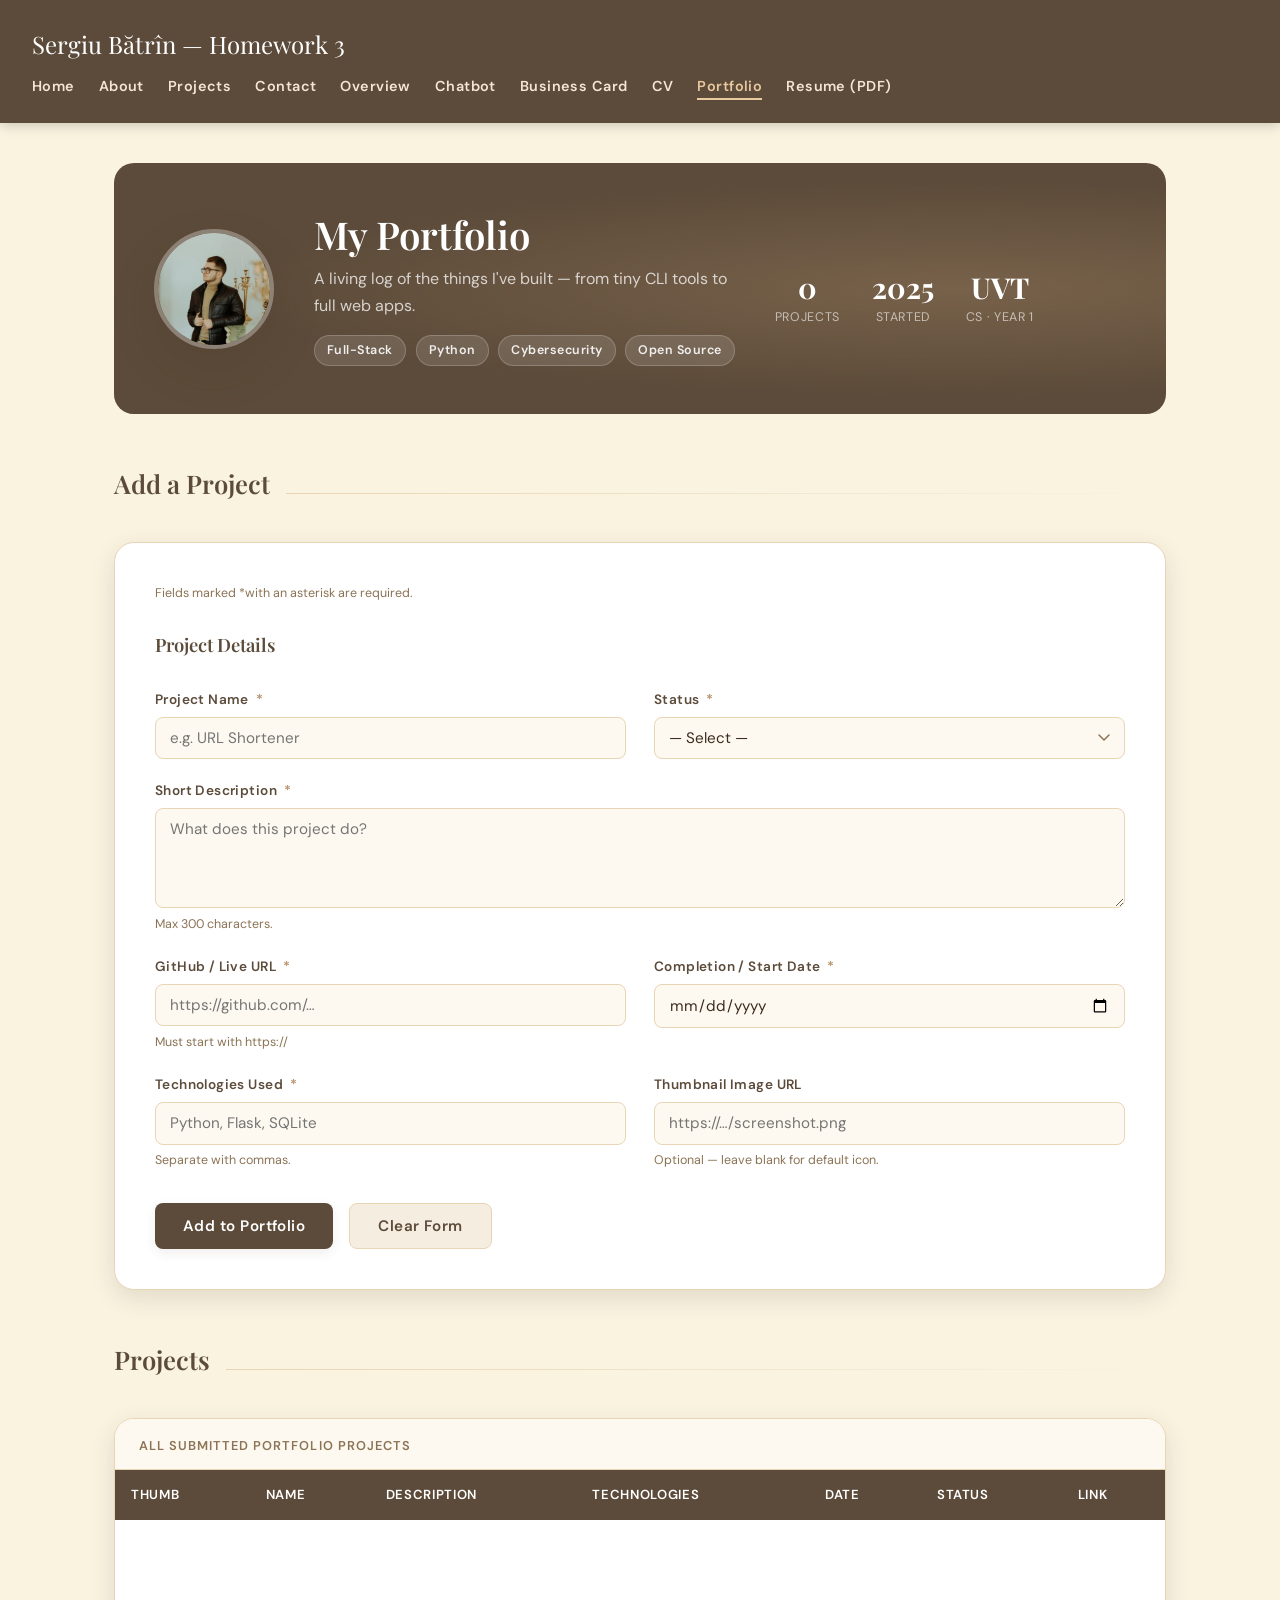
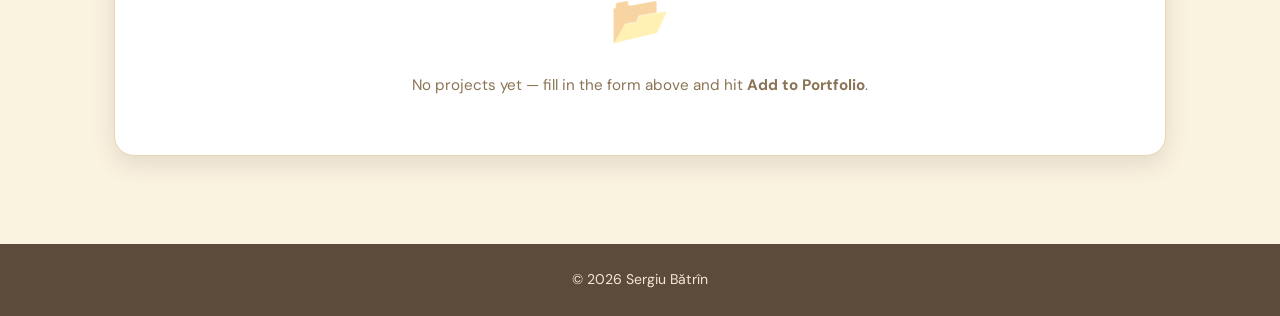
<file: portfolio.html>
<!DOCTYPE html>
<html lang="en">
<head>
  <meta charset="UTF-8">
  <meta name="viewport" content="width=device-width, initial-scale=1.0">
  <title>Portfolio - Sergiu Bătrîn</title>
  <meta name="description" content="Sergiu Bătrîn's project portfolio — add and showcase projects.">
  <link rel="preconnect" href="https://fonts.googleapis.com">
  <link rel="preconnect" href="https://fonts.gstatic.com" crossorigin>
  <link href="https://fonts.googleapis.com/css2?family=Playfair+Display:ital,wght@0,400;0,600;1,400&family=DM+Sans:wght@400;500;600&display=swap" rel="stylesheet">
  <style>
    :root {
      --cream:     #faf3e0;
      --white:     #ffffff;
      --brown-dark:#3d2b1f;
      --brown-mid: #5c4b3a;
      --brown-lite:#8B7355;
      --tan:       #b8956e;
      --tan-lite:  #e8d5b5;
      --tan-bg:    #f5ede0;
      --tan-pale:  #fef9f0;
      --error:     #c0392b;
      --success:   #27704a;
      --radius-sm: 8px;
      --radius-md: 12px;
      --radius-lg: 20px;
      --shadow-sm: 0 4px 12px rgba(61,43,31,.08);
      --shadow-md: 0 8px 24px rgba(61,43,31,.12);
      --shadow-lg: 0 20px 48px rgba(61,43,31,.14);
      --font-serif: 'Playfair Display', Georgia, serif;
      --font-sans:  'DM Sans', Arial, sans-serif;
      --transition: .25s cubic-bezier(.4,0,.2,1);
    }

    *, *::before, *::after { margin:0; padding:0; box-sizing:border-box; }
    html, body { height:100%; }
    img { display:block; max-width:100%; }
    body {
      font-family: var(--font-serif);
      background: var(--cream);
      color: var(--brown-dark);
      line-height: 1.7;
      display: flex;
      flex-direction: column;
    }
    .skip-link {
      position: absolute;
      top: -60px;
      left: 0;
      background: var(--brown-dark);
      color: var(--cream);
      padding: .5rem 1rem;
      border-radius: 0 0 var(--radius-sm) 0;
      font-family: var(--font-sans);
      font-weight: 600;
      z-index: 200;
      transition: top var(--transition);
      text-decoration: none;
    }
    .skip-link:focus { top: 0; outline: 3px solid var(--tan); }

    header {
      background: var(--brown-mid);
      color: var(--white);
      padding: 1.5rem 2rem;
      position: sticky;
      top: 0;
      z-index: 100;
      box-shadow: 0 2px 12px rgba(0,0,0,.2);
    }
    header h1 {
      font-family: var(--font-serif);
      font-weight: 400;
      font-size: clamp(1.1rem, 2.5vw, 1.5rem);
      margin-bottom: .4rem;
    }
    nav ul {
      display: flex;
      gap: 1.5rem;
      list-style: none;
      flex-wrap: wrap;
    }
    nav a {
      color: #f5e6d3;
      text-decoration: none;
      font-family: var(--font-sans);
      font-weight: 600;
      font-size: .9rem;
      letter-spacing: .03em;
      padding: .2rem 0;
      border-bottom: 2px solid transparent;
      transition: color var(--transition), border-color var(--transition);
    }
    nav a:hover, nav a[aria-current="page"] {
      color: #e8c9a0;
      border-bottom-color: #e8c9a0;
    }
    nav a:focus-visible {
      outline: 3px solid var(--tan);
      outline-offset: 3px;
      border-radius: 2px;
    }

    main {
      flex: 1;
      padding: 2.5rem 1.5rem;
      max-width: 1100px;
      margin: 0 auto;
      width: 100%;
    }

    .hero {
      position: relative;
      background: var(--brown-mid);
      border-radius: var(--radius-lg);
      padding: 3rem 2.5rem;
      margin-bottom: 3rem;
      overflow: hidden;
      display: flex;
      align-items: center;
      gap: 2.5rem;
      flex-wrap: wrap;
    }
    .hero::before {
      content: '';
      position: absolute;
      inset: 0;
      background:
        radial-gradient(ellipse at 80% 50%, rgba(184,149,110,.3) 0%, transparent 60%),
        radial-gradient(ellipse at 10% 80%, rgba(92,75,58,.6) 0%, transparent 50%);
      pointer-events: none;
    }
    .hero-avatar {
      position: relative;
      flex-shrink: 0;
      width: 120px;
      height: 120px;
      border-radius: 50%;
      border: 4px solid rgba(255,255,255,.3);
      overflow: hidden;
      box-shadow: var(--shadow-lg);
      animation: heroReveal .7s ease both;
    }
    .hero-avatar img {
      width: 100%;
      height: 100%;
      object-fit: cover;
      object-position: center top;
    }
    .hero-text {
      position: relative;
      animation: heroReveal .7s .15s ease both;
    }
    .hero-text h2 {
      font-family: var(--font-serif);
      font-size: clamp(1.6rem, 4vw, 2.4rem);
      font-weight: 600;
      color: var(--white);
      line-height: 1.2;
      margin-bottom: .5rem;
    }
    .hero-text p {
      color: rgba(255,255,255,.75);
      font-family: var(--font-sans);
      font-size: 1rem;
      max-width: 420px;
    }
    .hero-tags {
      display: flex;
      gap: .6rem;
      flex-wrap: wrap;
      margin-top: 1rem;
    }
    .hero-tag {
      background: rgba(255,255,255,.12);
      border: 1px solid rgba(255,255,255,.2);
      color: rgba(255,255,255,.9);
      font-family: var(--font-sans);
      font-size: .78rem;
      font-weight: 600;
      padding: .25rem .75rem;
      border-radius: 50px;
      letter-spacing: .04em;
    }
    .hero-stat-row {
      position: relative;
      display: flex;
      gap: 2rem;
      margin-top: 1.5rem;
      flex-wrap: wrap;
      animation: heroReveal .7s .3s ease both;
    }
    .hero-stat { text-align: center; }
    .hero-stat strong {
      display: block;
      font-family: var(--font-serif);
      font-size: 1.8rem;
      color: var(--white);
      line-height: 1;
    }
    .hero-stat span {
      font-family: var(--font-sans);
      font-size: .78rem;
      color: rgba(255,255,255,.6);
      letter-spacing: .05em;
      text-transform: uppercase;
    }
    @keyframes heroReveal {
      from { opacity: 0; transform: translateY(18px); }
      to   { opacity: 1; transform: translateY(0); }
    }

    .section-header {
      display: flex;
      align-items: baseline;
      gap: 1rem;
      margin-bottom: 1.5rem;
    }
    .section-header h2 {
      font-family: var(--font-serif);
      font-size: 1.6rem;
      font-weight: 600;
      color: var(--brown-mid);
    }
    .section-header .accent-line {
      flex: 1;
      height: 1px;
      background: linear-gradient(to right, var(--tan-lite), transparent);
    }

    .form-card {
      background: var(--white);
      border: 1px solid var(--tan-lite);
      border-radius: var(--radius-lg);
      padding: 2.5rem;
      box-shadow: var(--shadow-md);
      margin-bottom: 3rem;
    }

    fieldset {
      border: none;
      padding: 0;
    }
    legend {
      font-family: var(--font-serif);
      font-size: 1.15rem;
      font-weight: 600;
      color: var(--brown-mid);
      margin-bottom: 1.75rem;
      padding: 0;
      display: flex;
      align-items: center;
      gap: .75rem;
    }
    legend::after {
      content: '';
      flex: 1;
      height: 1px;
      background: var(--tan-lite);
    }

    .form-grid {
      display: grid;
      grid-template-columns: 1fr 1fr;
      gap: 1.25rem 1.75rem;
    }
    .form-grid .full { grid-column: 1 / -1; }

    .field {
      display: flex;
      flex-direction: column;
      gap: .35rem;
    }

    label {
      font-family: var(--font-sans);
      font-weight: 600;
      font-size: .85rem;
      color: var(--brown-mid);
      letter-spacing: .03em;
    }
    label .req {
      color: var(--tan);
      margin-left: .2rem;
      font-weight: 700;
    }

    input, textarea, select {
      font-family: var(--font-sans);
      font-size: .95rem;
      color: var(--brown-dark);
      background: var(--tan-pale);
      border: 1.5px solid var(--tan-lite);
      border-radius: var(--radius-sm);
      padding: .65rem .9rem;
      width: 100%;
      transition: border-color var(--transition), box-shadow var(--transition), background var(--transition);
      appearance: none;
    }
    select {
      background-image: url("data:image/svg+xml,%3Csvg xmlns='http://www.w3.org/2000/svg' width='12' height='8' viewBox='0 0 12 8'%3E%3Cpath d='M1 1l5 5 5-5' stroke='%238B7355' stroke-width='1.5' fill='none' stroke-linecap='round'/%3E%3C/svg%3E");
      background-repeat: no-repeat;
      background-position: right .9rem center;
      padding-right: 2.5rem;
    }
    textarea { resize: vertical; min-height: 100px; }
    input:focus, textarea:focus, select:focus {
      outline: none;
      border-color: var(--tan);
      background: var(--white);
      box-shadow: 0 0 0 3px rgba(184,149,110,.2);
    }
    input[aria-invalid="true"], textarea[aria-invalid="true"], select[aria-invalid="true"] {
      border-color: var(--error);
      box-shadow: 0 0 0 3px rgba(192,57,43,.15);
    }

    .field-hint {
      font-family: var(--font-sans);
      font-size: .78rem;
      color: var(--brown-lite);
    }
    .field-error {
      font-family: var(--font-sans);
      font-size: .8rem;
      color: var(--error);
      font-weight: 600;
      display: none;
      align-items: center;
      gap: .3rem;
    }
    .field-error::before { content: '⚠ '; }
    .field-error.visible { display: flex; }

    .form-actions {
      display: flex;
      gap: 1rem;
      margin-top: 2rem;
      flex-wrap: wrap;
    }

    .btn {
      font-family: var(--font-sans);
      font-weight: 600;
      font-size: .95rem;
      border: none;
      border-radius: var(--radius-sm);
      padding: .75rem 1.75rem;
      cursor: pointer;
      transition: background var(--transition), transform var(--transition), box-shadow var(--transition);
      letter-spacing: .03em;
    }
    .btn:focus-visible {
      outline: 3px solid var(--tan);
      outline-offset: 3px;
    }
    .btn:active { transform: scale(.97); }

    .btn-primary {
      background: var(--brown-mid);
      color: var(--white);
      box-shadow: var(--shadow-sm);
    }
    .btn-primary:hover { background: var(--brown-dark); box-shadow: var(--shadow-md); }

    .btn-secondary {
      background: var(--tan-bg);
      color: var(--brown-mid);
      border: 1px solid var(--tan-lite);
    }
    .btn-secondary:hover { background: var(--tan-lite); }

    .toast {
      display: none;
      align-items: center;
      gap: .75rem;
      background: #edfaf3;
      border: 1px solid #a3d9b8;
      color: var(--success);
      border-radius: var(--radius-sm);
      padding: .9rem 1.25rem;
      font-family: var(--font-sans);
      font-weight: 600;
      font-size: .9rem;
      margin-top: 1rem;
      animation: fadeSlide .35s ease;
    }
    .toast.show { display: flex; }
    @keyframes fadeSlide {
      from { opacity:0; transform: translateY(-8px); }
      to   { opacity:1; transform: translateY(0); }
    }

    .table-section { margin-bottom: 3rem; }

    .table-wrapper {
      background: var(--white);
      border: 1px solid var(--tan-lite);
      border-radius: var(--radius-lg);
      box-shadow: var(--shadow-md);
      overflow: hidden;
    }

    .table-responsive {
      overflow-x: auto;
      -webkit-overflow-scrolling: touch;
    }

    table {
      width: 100%;
      border-collapse: collapse;
    }
    caption {
      font-family: var(--font-sans);
      font-size: .8rem;
      font-weight: 600;
      letter-spacing: .08em;
      text-transform: uppercase;
      color: var(--brown-lite);
      padding: 1rem 1.5rem .75rem;
      text-align: left;
      background: var(--tan-pale);
      border-bottom: 1px solid var(--tan-lite);
    }
    thead th {
      background: var(--brown-mid);
      color: var(--white);
      font-family: var(--font-sans);
      font-weight: 600;
      font-size: .82rem;
      letter-spacing: .05em;
      text-transform: uppercase;
      padding: .85rem 1rem;
      text-align: left;
      white-space: nowrap;
    }
    tbody tr {
      border-bottom: 1px solid var(--tan-lite);
      transition: background var(--transition);
      animation: rowIn .4s ease both;
    }
    @keyframes rowIn {
      from { opacity:0; transform: translateX(-12px); }
      to   { opacity:1; transform: translateX(0); }
    }
    tbody tr:hover { background: var(--tan-pale); }
    tbody tr:last-child { border-bottom: none; }
    td {
      padding: .85rem 1rem;
      font-family: var(--font-sans);
      font-size: .88rem;
      color: var(--brown-dark);
      vertical-align: middle;
    }
    td a {
      color: var(--tan);
      font-weight: 600;
      text-decoration: none;
      border-bottom: 1px solid transparent;
      transition: border-color var(--transition);
    }
    td a:hover { border-bottom-color: var(--tan); }
    td a:focus-visible { outline: 3px solid var(--tan); outline-offset: 2px; border-radius: 2px; }

    .project-thumb {
      width: 56px;
      height: 40px;
      object-fit: cover;
      border-radius: 6px;
      border: 1px solid var(--tan-lite);
    }
    .thumb-placeholder {
      width: 56px;
      height: 40px;
      border-radius: 6px;
      background: var(--tan-bg);
      border: 1px dashed var(--tan-lite);
      display: flex;
      align-items: center;
      justify-content: center;
      font-size: 1.2rem;
    }
    .tech-badge {
      display: inline-block;
      background: var(--tan-bg);
      color: var(--brown-mid);
      font-size: .72rem;
      font-weight: 600;
      padding: .15rem .5rem;
      border-radius: 50px;
      border: 1px solid var(--tan-lite);
      margin: .1rem .1rem 0 0;
    }
    .status-badge {
      display: inline-block;
      font-size: .72rem;
      font-weight: 700;
      padding: .2rem .6rem;
      border-radius: 50px;
      letter-spacing: .04em;
      text-transform: uppercase;
    }
    .status-completed  { background:#edfaf3; color:#27704a; border:1px solid #a3d9b8; }
    .status-wip        { background:#fff8ec; color:#9a6800; border:1px solid #f0cc7a; }
    .status-planned    { background:#f0f4ff; color:#3b55a0; border:1px solid #b0c2f2; }

    .empty-state {
      text-align: center;
      padding: 3.5rem 2rem;
    }
    .empty-state-icon { font-size: 3rem; margin-bottom: 1rem; opacity: .5; }
    .empty-state p {
      font-family: var(--font-sans);
      color: var(--brown-lite);
      font-size: .95rem;
    }

    footer {
      background: var(--brown-mid);
      color: #f5e6d3;
      text-align: center;
      padding: 1.5rem;
      font-family: var(--font-sans);
      font-size: .88rem;
    }

    @media (max-width: 700px) {
      .form-grid { grid-template-columns: 1fr; }
      .form-grid .full { grid-column: 1; }
      .hero { padding: 2rem 1.5rem; gap: 1.5rem; }
      .hero-avatar { width: 88px; height: 88px; }
      main { padding: 1.5rem 1rem; }
      .form-card { padding: 1.5rem; }
      nav ul { gap: .75rem; }
    }
    @media (max-width: 400px) {
      .hero-stat-row { gap: 1.2rem; }
    }
  </style>
</head>
<body>

<a href="#main-content" class="skip-link">Skip to main content</a>

<header>
  <h1>Sergiu Bătrîn — Homework 3</h1>
  <nav aria-label="Main navigation">
    <ul>
      <li><a href="index.html">Home</a></li>
      <li><a href="about.html">About</a></li>
      <li><a href="projects.html">Projects</a></li>
      <li><a href="contact.html">Contact</a></li>
      <li><a href="overview.html">Overview</a></li>
      <li><a href="chatbot.html">Chatbot</a></li>
      <li><a href="card.html">Business Card</a></li>
      <li><a href="cv.html">CV</a></li>
      <li><a href="portfolio.html" aria-current="page">Portfolio</a></li>
      <li><a href="CV.pdf">Resume (PDF)</a></li>
    </ul>
  </nav>
</header>

<main id="main-content">

  <section class="hero" aria-label="Profile overview">
    <div class="hero-avatar">
      <img src="serj.jpg" alt="Sergiu Bătrîn" width="120" height="120" loading="eager">
    </div>
    <div class="hero-text">
      <h2>My Portfolio</h2>
      <p>A living log of the things I've built — from tiny CLI tools to full web apps.</p>
      <div class="hero-tags" aria-label="Technology interests">
        <span class="hero-tag">Full-Stack</span>
        <span class="hero-tag">Python</span>
        <span class="hero-tag">Cybersecurity</span>
        <span class="hero-tag">Open Source</span>
      </div>
    </div>
    <div class="hero-stat-row" aria-label="Quick stats">
      <div class="hero-stat">
        <strong id="stat-projects">0</strong>
        <span>Projects</span>
      </div>
      <div class="hero-stat">
        <strong>2025</strong>
        <span>Started</span>
      </div>
      <div class="hero-stat">
        <strong>UVT</strong>
        <span>CS · Year 1</span>
      </div>
    </div>
  </section>

  <section aria-labelledby="form-heading">
    <div class="section-header">
      <h2 id="form-heading">Add a Project</h2>
      <div class="section-header accent-line" aria-hidden="true"></div>
    </div>

    <div class="form-card">
      <form id="projectForm" novalidate aria-describedby="form-desc">
        <p id="form-desc" class="field-hint" style="margin-bottom:1.5rem;">
          Fields marked <span aria-hidden="true">*</span><span class="sr-only">with an asterisk</span> are required.
        </p>

        <fieldset>
          <legend>Project Details</legend>

          <div class="form-grid">

            <div class="field">
              <label for="proj-name">Project Name <span class="req" aria-hidden="true">*</span></label>
              <input type="text" id="proj-name" name="proj-name"
                     autocomplete="off"
                     aria-required="true"
                     aria-describedby="proj-name-error"
                     placeholder="e.g. URL Shortener">
              <span id="proj-name-error" class="field-error" role="alert" aria-live="polite"></span>
            </div>

            <div class="field">
              <label for="proj-status">Status <span class="req" aria-hidden="true">*</span></label>
              <select id="proj-status" name="proj-status"
                      aria-required="true"
                      aria-describedby="proj-status-error">
                <option value="">— Select —</option>
                <option value="completed">Completed</option>
                <option value="wip">Work in Progress</option>
                <option value="planned">Planned</option>
              </select>
              <span id="proj-status-error" class="field-error" role="alert" aria-live="polite"></span>
            </div>

            <div class="field full">
              <label for="proj-desc">Short Description <span class="req" aria-hidden="true">*</span></label>
              <textarea id="proj-desc" name="proj-desc"
                        rows="3"
                        maxlength="300"
                        aria-required="true"
                        aria-describedby="proj-desc-hint proj-desc-error"
                        placeholder="What does this project do?"></textarea>
              <span id="proj-desc-hint" class="field-hint">Max 300 characters.</span>
              <span id="proj-desc-error" class="field-error" role="alert" aria-live="polite"></span>
            </div>

            <div class="field">
              <label for="proj-url">GitHub / Live URL <span class="req" aria-hidden="true">*</span></label>
              <input type="url" id="proj-url" name="proj-url"
                     aria-required="true"
                     aria-describedby="proj-url-hint proj-url-error"
                     placeholder="https://github.com/…">
              <span id="proj-url-hint" class="field-hint">Must start with https://</span>
              <span id="proj-url-error" class="field-error" role="alert" aria-live="polite"></span>
            </div>

            <div class="field">
              <label for="proj-date">Completion / Start Date <span class="req" aria-hidden="true">*</span></label>
              <input type="date" id="proj-date" name="proj-date"
                     aria-required="true"
                     aria-describedby="proj-date-error">
              <span id="proj-date-error" class="field-error" role="alert" aria-live="polite"></span>
            </div>

            <div class="field">
              <label for="proj-tech">Technologies Used <span class="req" aria-hidden="true">*</span></label>
              <input type="text" id="proj-tech" name="proj-tech"
                     autocomplete="off"
                     aria-required="true"
                     aria-describedby="proj-tech-hint proj-tech-error"
                     placeholder="Python, Flask, SQLite">
              <span id="proj-tech-hint" class="field-hint">Separate with commas.</span>
              <span id="proj-tech-error" class="field-error" role="alert" aria-live="polite"></span>
            </div>

            <div class="field">
              <label for="proj-img">Thumbnail Image URL</label>
              <input type="url" id="proj-img" name="proj-img"
                     aria-describedby="proj-img-hint proj-img-error"
                     placeholder="https://…/screenshot.png">
              <span id="proj-img-hint" class="field-hint">Optional — leave blank for default icon.</span>
              <span id="proj-img-error" class="field-error" role="alert" aria-live="polite"></span>
            </div>

          </div>
        </fieldset>

        <div class="form-actions">
          <button type="submit" class="btn btn-primary">Add to Portfolio</button>
          <button type="reset"  class="btn btn-secondary">Clear Form</button>
        </div>

        <div id="form-success" class="toast" role="status" aria-live="polite" aria-atomic="true">
          ✅ Project added successfully!
        </div>
      </form>
    </div>
  </section>

  <section class="table-section" aria-labelledby="table-heading">
    <div class="section-header">
      <h2 id="table-heading">Projects</h2>
      <div class="section-header accent-line" aria-hidden="true"></div>
    </div>

    <div class="table-wrapper">
      <div class="table-responsive">
        <table id="projectsTable" aria-label="Submitted projects">
          <caption>All submitted portfolio projects</caption>
          <thead>
            <tr>
              <th scope="col">Thumb</th>
              <th scope="col">Name</th>
              <th scope="col">Description</th>
              <th scope="col">Technologies</th>
              <th scope="col">Date</th>
              <th scope="col">Status</th>
              <th scope="col">Link</th>
            </tr>
          </thead>
          <tbody id="projectsBody">
          </tbody>
        </table>
      </div>
      <div id="emptyState" class="empty-state">
        <div class="empty-state-icon" aria-hidden="true">📂</div>
        <p>No projects yet — fill in the form above and hit <strong>Add to Portfolio</strong>.</p>
      </div>
    </div>
  </section>

</main>

<footer>
  <p>&copy; 2026 Sergiu Bătrîn</p>
</footer>

<script>
(function () {
  'use strict';

  const $ = id => document.getElementById(id);

  function showError(inputId, msg) {
    const el = $(`${inputId}-error`);
    const inp = $(inputId);
    el.textContent = msg;
    el.classList.add('visible');
    inp.setAttribute('aria-invalid', 'true');
  }
  function clearError(inputId) {
    const el = $(`${inputId}-error`);
    const inp = $(inputId);
    if (!el || !inp) return;
    el.textContent = '';
    el.classList.remove('visible');
    inp.removeAttribute('aria-invalid');
  }

  function validate() {
    let ok = true;
    const fields = ['proj-name','proj-status','proj-desc','proj-url','proj-date','proj-tech'];
    fields.forEach(clearError);
    clearError('proj-img');

    const name   = $('proj-name').value.trim();
    const status = $('proj-status').value;
    const desc   = $('proj-desc').value.trim();
    const url    = $('proj-url').value.trim();
    const date   = $('proj-date').value;
    const tech   = $('proj-tech').value.trim();
    const img    = $('proj-img').value.trim();

    if (!name) { showError('proj-name', 'Project name is required.'); ok = false; }
    else if (name.length < 2) { showError('proj-name', 'Name must be at least 2 characters.'); ok = false; }

    if (!status) { showError('proj-status', 'Please select a status.'); ok = false; }

    if (!desc) { showError('proj-desc', 'A short description is required.'); ok = false; }
    else if (desc.length < 10) { showError('proj-desc', 'Description must be at least 10 characters.'); ok = false; }

    if (!url) { showError('proj-url', 'A URL is required.'); ok = false; }
    else if (!/^https?:\/\/.+\..+/.test(url)) { showError('proj-url', 'Enter a valid URL starting with https://'); ok = false; }

    if (!date) { showError('proj-date', 'Please pick a date.'); ok = false; }

    if (!tech) { showError('proj-tech', 'List at least one technology.'); ok = false; }

    if (img && !/^https?:\/\/.+\..+/.test(img)) {
      showError('proj-img', 'Image URL must start with https://'); ok = false;
    }

    return ok;
  }

  ['proj-name','proj-status','proj-desc','proj-url','proj-date','proj-tech','proj-img'].forEach(id => {
    const el = $(id);
    if (el) el.addEventListener('blur', () => { if (el.getAttribute('aria-invalid')) validate(); });
    if (el) el.addEventListener('input', () => { if (el.getAttribute('aria-invalid')) clearError(id); });
  });

  function statusLabel(val) {
    return { completed:'Completed', wip:'Work in Progress', planned:'Planned' }[val] || val;
  }
  function statusClass(val) {
    return { completed:'status-completed', wip:'status-wip', planned:'status-planned' }[val] || '';
  }

  let rowCount = 0;
  function addRow(data) {
    rowCount++;
    $('emptyState').style.display = 'none';

    const tbody = $('projectsBody');
    const tr = document.createElement('tr');
    tr.style.animationDelay = '0ms';

    const tdThumb = document.createElement('td');
    if (data.img) {
      const im = document.createElement('img');
      im.src = data.img;
      im.alt = `${data.name} thumbnail`;
      im.className = 'project-thumb';
      im.loading = 'lazy';
      im.width = 56; im.height = 40;
      im.onerror = function () {
        const ph = document.createElement('div');
        ph.className = 'thumb-placeholder';
        ph.setAttribute('aria-hidden','true');
        ph.textContent = '🖼';
        this.replaceWith(ph);
      };
      tdThumb.appendChild(im);
    } else {
      const ph = document.createElement('div');
      ph.className = 'thumb-placeholder';
      ph.setAttribute('aria-hidden','true');
      ph.textContent = '💻';
      tdThumb.appendChild(ph);
    }
    tr.appendChild(tdThumb);

    const tdName = document.createElement('td');
    tdName.textContent = data.name;
    tdName.style.fontWeight = '600';
    tr.appendChild(tdName);

    const tdDesc = document.createElement('td');
    tdDesc.textContent = data.desc;
    tr.appendChild(tdDesc);

    const tdTech = document.createElement('td');
    data.tech.split(',').map(t => t.trim()).filter(Boolean).forEach(t => {
      const span = document.createElement('span');
      span.className = 'tech-badge';
      span.textContent = t;
      tdTech.appendChild(span);
    });
    tr.appendChild(tdTech);

    const tdDate = document.createElement('td');
    tdDate.textContent = new Date(data.date + 'T00:00:00').toLocaleDateString('en-GB', { year:'numeric', month:'short', day:'numeric' });
    tr.appendChild(tdDate);

    const tdStatus = document.createElement('td');
    const badge = document.createElement('span');
    badge.className = `status-badge ${statusClass(data.status)}`;
    badge.textContent = statusLabel(data.status);
    tdStatus.appendChild(badge);
    tr.appendChild(tdStatus);

    const tdUrl = document.createElement('td');
    const a = document.createElement('a');
    a.href = data.url;
    a.textContent = 'View ↗';
    a.target = '_blank';
    a.rel = 'noopener noreferrer';
    tdUrl.appendChild(a);
    tr.appendChild(tdUrl);

    tbody.prepend(tr);

    $('stat-projects').textContent = rowCount;
  }

  $('projectForm').addEventListener('submit', function (e) {
    e.preventDefault();
    if (!validate()) {
      const first = this.querySelector('[aria-invalid="true"]');
      if (first) first.focus();
      return;
    }

    addRow({
      name:   $('proj-name').value.trim(),
      status: $('proj-status').value,
      desc:   $('proj-desc').value.trim(),
      url:    $('proj-url').value.trim(),
      date:   $('proj-date').value,
      tech:   $('proj-tech').value.trim(),
      img:    $('proj-img').value.trim(),
    });

    const toast = $('form-success');
    toast.classList.add('show');
    setTimeout(() => toast.classList.remove('show'), 3500);

    this.reset();

    setTimeout(() => {
      document.querySelector('.table-section').scrollIntoView({ behavior: 'smooth', block: 'start' });
    }, 200);
  });

  $('projectForm').addEventListener('reset', function () {
    ['proj-name','proj-status','proj-desc','proj-url','proj-date','proj-tech','proj-img'].forEach(clearError);
  });

})();
</script>

</body>
</html>
</file>
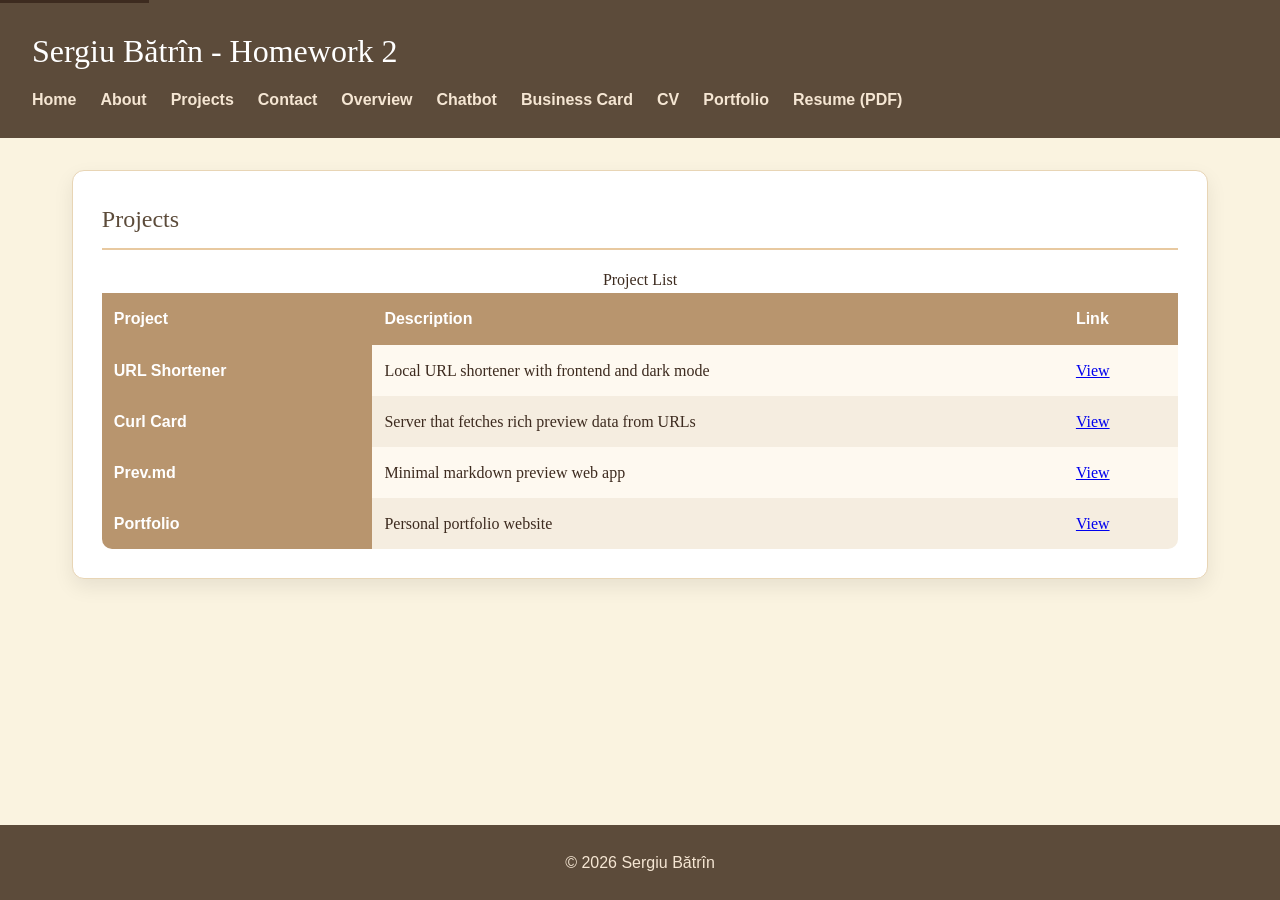
<file: projects.html>
<!DOCTYPE html>
<html lang="en">
<head>
    <meta charset="UTF-8">
    <meta name="viewport" content="width=device-width, initial-scale=1.0">
    <title>Projects - Sergiu Bătrîn</title>
    <link rel="stylesheet" href="style.css">
</head>
<body>

<a href="#main-content" class="skip-link">Skip to main content</a>

<header>
    <h1>Sergiu Bătrîn - Homework 2</h1>
    <nav>
        <ul>
      <li><a href="index.html">Home</a></li>
      <li><a href="about.html">About</a></li>
      <li><a href="projects.html" aria-current="page">Projects</a></li>
      <li><a href="contact.html">Contact</a></li>
      <li><a href="overview.html">Overview</a></li>
      <li><a href="chatbot.html">Chatbot</a></li>
      <li><a href="card.html">Business Card</a></li>
      <li><a href="cv.html" aria-current="page">CV</a></li>
      <li><a href="portfolio.html">Portfolio</a></li>
      <li><a href="CV.pdf">Resume (PDF)</a></li>
    </ul>
    </nav>
</header>

<main id="main-content">

<section>
    <h2>Projects</h2>

    <table>
        <caption>Project List</caption>
        <thead>
            <tr>
                <th scope="col">Project</th>
                <th scope="col">Description</th>
                <th scope="col">Link</th>
            </tr>
        </thead>
        <tbody>
            <tr>
                <th scope="row">URL Shortener</th>
                <td>Local URL shortener with frontend and dark mode</td>
                <td><a href="https://github.com/OldSerj/URL_fr_shrt">View</a></td>
            </tr>
            <tr>
                <th scope="row">Curl Card</th>
                <td>Server that fetches rich preview data from URLs</td>
                <td><a href="https://github.com/OldSerj/Curl_Card">View</a></td>
            </tr>
            <tr>
                <th scope="row">Prev.md</th>
                <td>Minimal markdown preview web app</td>
                <td><a href="https://github.com/OldSerj/Prev_dot_md">View</a></td>
            </tr>
            <tr>
                <th scope="row">Portfolio</th>
                <td>Personal portfolio website</td>
                <td><a href="https://oldserj.github.io/Sergiu-Batrin-Portfolio/">View</a></td>
            </tr>
        </tbody>
    </table>

</section>

</main>

<footer>
    <p>&copy; 2026 Sergiu Bătrîn</p>
</footer>

</body>
</html>
</file>
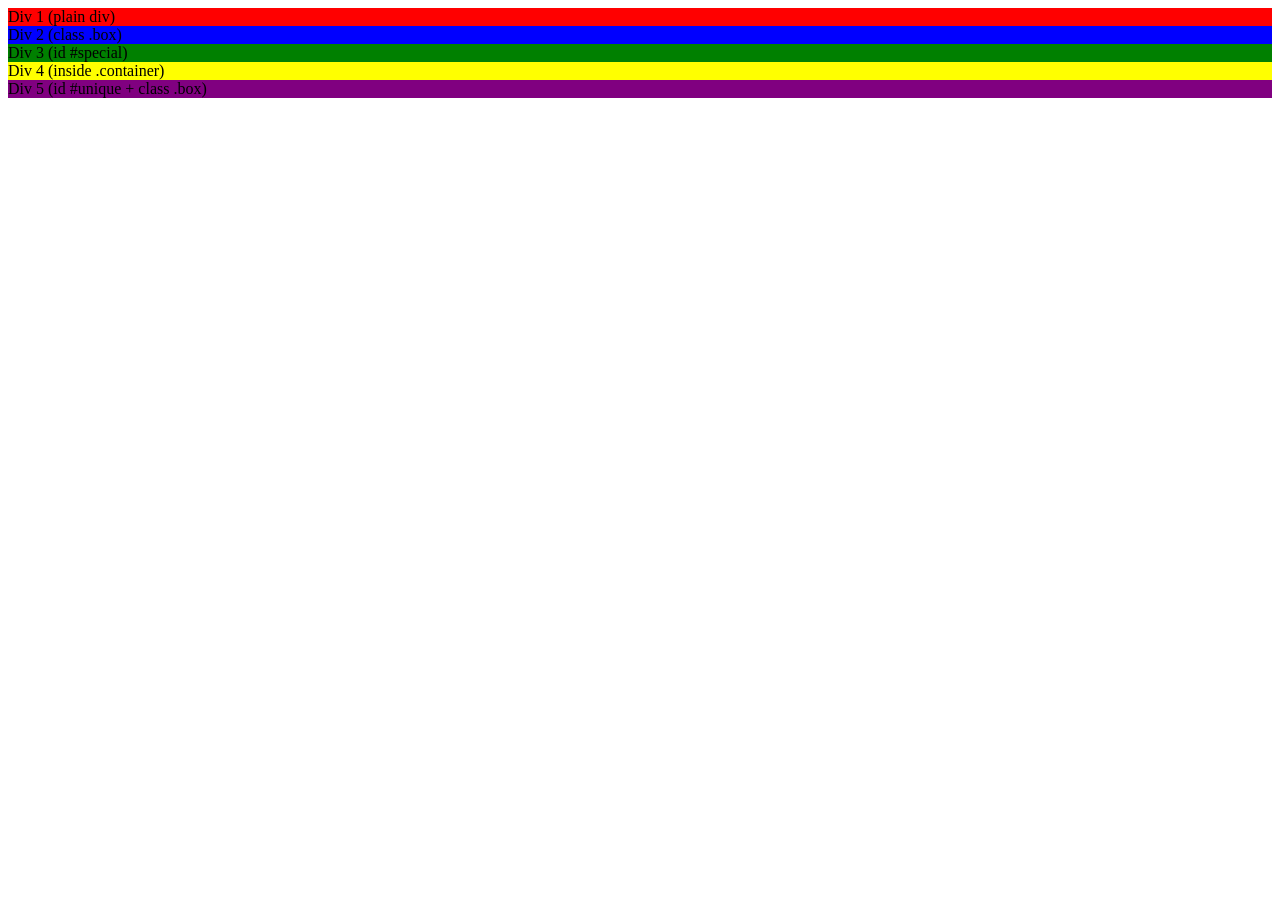
<file: specificity.html>
<!DOCTYPE html>
<html lang="en">
<head>
    <meta charset="UTF-8">
    <meta name="viewport" content="width=device-width, initial-scale=1.0">
    <title>CSS Specificity Game</title>
    <style>
        div {
            background-color: red;
        }

        .box {
            background-color: blue;
        }

        div#special {
            background-color: green;
        }

        .container div {
            background-color: yellow;
        }

        #unique.box {
            background-color: purple;
        }
    </style>
</head>
<body>
    <div>Div 1 (plain div)</div>
    <div class="box">Div 2 (class .box)</div>
    <div id="special">Div 3 (id #special)</div>
    <div class="container">
        <div>Div 4 (inside .container)</div>
    </div>
    <div id="unique" class="box">Div 5 (id #unique + class .box)</div>
</body>
</html>
</file>
<file: style.css>
* {
    margin: 0;
    padding: 0;
    box-sizing: border-box;
}

html, body {
    height: 100%;
}

body {
    font-family: 'Georgia', 'Times New Roman', serif;
    line-height: 1.7;
    background: #faf3e0;
    color: #3d2b1f;
    display: flex;
    flex-direction: column;
}

main {
    flex: 1;
    padding: 2rem;
    max-width: 1200px;
    margin: 0 auto;
    width: 100%;
}

header {
    background: #5c4b3a;
    color: white;
    padding: 1.5rem 2rem;
}

header h1 {
    margin-bottom: 0.5rem;
    font-family: 'Georgia', 'Times New Roman', serif;
    font-weight: normal;
}

nav ul {
    display: flex;
    gap: 1.5rem;
    list-style: none;
}

nav a {
    color: #f5e6d3;
    text-decoration: none;
    font-weight: 600;
    transition: 0.3s;
    font-family: Arial, sans-serif;
}

nav a:hover {
    color: #e8c9a0;
}

section {
    margin-bottom: 2rem;
    background: #ffffff;
    padding: 1.8rem;
    border-radius: 12px;
    box-shadow: 0 8px 20px rgba(0,0,0,0.08);
    border: 1px solid #e8d5b5;
}

section h2 {
    color: #5c4b3a;
    border-bottom: 2px solid #e8c9a0;
    padding-bottom: 0.5rem;
    margin-bottom: 1rem;
    font-family: 'Georgia', 'Times New Roman', serif;
    font-weight: normal;
}

table {
    width: 100%;
    border-collapse: collapse;
    border-radius: 10px;
    overflow: hidden;
}

th, td {
    padding: 0.75rem;
    text-align: left;
}

th {
    background: #b8956e;
    color: white;
    font-family: Arial, sans-serif;
    font-weight: 600;
}

td {
    background: #fef9f0;
}

tr:nth-child(even) td {
    background: #f5ede0;
}

form {
    max-width: 500px;
    background: white;
    padding: 1.5rem;
    border-radius: 12px;
    box-shadow: 0 8px 20px rgba(0,0,0,0.08);
    border: 1px solid #e8d5b5;
}

label {
    display: block;
    margin-top: 1rem;
    font-weight: 600;
    color: #5c4b3a;
    font-family: Arial, sans-serif;
}

input, textarea {
    width: 100%;
    padding: 0.6rem;
    margin-top: 0.3rem;
    border-radius: 6px;
    border: 1px solid #d4c4a8;
    font-family: Arial, sans-serif;
}

input:focus, textarea:focus {
    outline: none;
    border-color: #b8956e;
    box-shadow: 0 0 0 2px rgba(184, 149, 110, 0.2);
}

button {
    margin-top: 1.2rem;
    padding: 0.7rem;
    width: 100%;
    border: none;
    border-radius: 8px;
    background: #8B7355;
    color: white;
    font-weight: 600;
    cursor: pointer;
    transition: 0.3s;
    font-family: Arial, sans-serif;
}

button:hover {
    background: #6b5740;
}

footer {
    background: #5c4b3a;
    color: #f5e6d3;
    text-align: center;
    padding: 1.5rem;
    font-family: Arial, sans-serif;
}

.skip-link {
    position: absolute;
    top: -40px;
    left: 0;
    background: #3d2b1f;
    color: #faf3e0;
    padding: 8px;
    z-index: 100;
}

.skip-link:focus {
    top: 10px;
}

@media (max-width: 768px) {
    nav ul {
        flex-direction: column;
        gap: 0.75rem;
    }
    
    main {
        padding: 1rem;
    }
    
    section {
        padding: 1rem;
    }
    
    body {
        font-size: 0.95rem;
    }
}
</file>
<file: card.css>
body {
    background: #faf3e0;
}

#name {
    color: #5c4b3a;
    font-size: 1.8rem;
    margin-bottom: 0.5rem;
    border-bottom: none;
}

.business-card {
    display: flex;
    flex-wrap: wrap;
    background: white;
    max-width: 500px;
    margin: 2rem auto;
    border-radius: 20px;
    overflow: hidden;
    box-shadow: 0 15px 35px rgba(0,0,0,0.1);
    border: 1px solid #e8d5b5;
}

.card-image {
    background: #b8956e;
    padding: 2rem;
    text-align: center;
    flex: 1;
    min-width: 150px;
}

.card-image img {
    width: 100%;
    max-width: 150px;
    border-radius: 50%;
    border: 4px solid white;
}

.card-content {
    padding: 2rem;
    flex: 2;
    background: #ffffff;
}

p.specialization {
    color: #b8956e;
    font-size: 1.1rem;
    font-weight: 600;
    margin-bottom: 0.25rem;
    font-family: Arial, sans-serif;
}

p.year {
    color: #8B7355;
    font-size: 0.9rem;
    margin-bottom: 1.5rem;
    font-style: italic;
}

.card-links {
    display: flex;
    flex-direction: column;
    gap: 0.75rem;
}

.email-link, .github-link {
    text-decoration: none;
    padding: 0.5rem 1rem;
    border-radius: 8px;
    text-align: center;
    transition: 0.3s;
    font-family: Arial, sans-serif;
}

.email-link {
    background: #f5ede0;
    color: #5c4b3a;
    border: 1px solid #e8d5b5;
}

.email-link:hover {
    background: #e8d5b5;
}

.github-link {
    background: #5c4b3a;
    color: white;
}

.github-link:hover {
    background: #3d2b1f;
}

@media (max-width: 500px) {
    .business-card {
        flex-direction: column;
    }
}
</file>
<file: chatbot.css>
.chatbot-container {
    max-width: 700px;
    margin: 0 auto;
    background: white;
    border-radius: 16px;
    overflow: hidden;
    border: 1px solid #e8d5b5;
    box-shadow: 0 10px 25px rgba(0,0,0,0.1);
}

.chat-header {
    background: #5c4b3a;
    color: white;
    padding: 1.5rem;
    text-align: center;
}

.chat-header h2 {
    margin-bottom: 0.25rem;
    border-bottom: none;
    color: white;
}

.chat-header p {
    font-size: 0.9rem;
    opacity: 0.9;
}

.chat-messages {
    height: 400px;
    overflow-y: auto;
    padding: 1.5rem;
    background: #fef9f0;
    display: flex;
    flex-direction: column;
    gap: 1rem;
}

.message {
    display: flex;
    animation: fadeIn 0.3s ease;
}

@keyframes fadeIn {
    from {
        opacity: 0;
        transform: translateY(10px);
    }
    to {
        opacity: 1;
        transform: translateY(0);
    }
}

.message.user {
    justify-content: flex-end;
}

.message.bot {
    justify-content: flex-start;
}

.message-content {
    max-width: 70%;
    padding: 0.75rem 1rem;
    border-radius: 18px;
    line-height: 1.5;
}

.message.user .message-content {
    background: #b8956e;
    color: white;
    border-bottom-right-radius: 4px;
}

.message.bot .message-content {
    background: white;
    color: #3d2b1f;
    border: 1px solid #e8d5b5;
    border-bottom-left-radius: 4px;
}

.chat-form {
    display: flex;
    padding: 1rem;
    background: white;
    border-top: 1px solid #e8d5b5;
    gap: 0.75rem;
}

.chat-form input {
    flex: 1;
    margin-top: 0;
}

.chat-form button {
    margin-top: 0;
    width: auto;
    padding: 0.6rem 1.5rem;
}

@media (max-width: 600px) {
    .message-content {
        max-width: 85%;
    }
    
    .chat-messages {
        height: 350px;
    }
}
</file>
